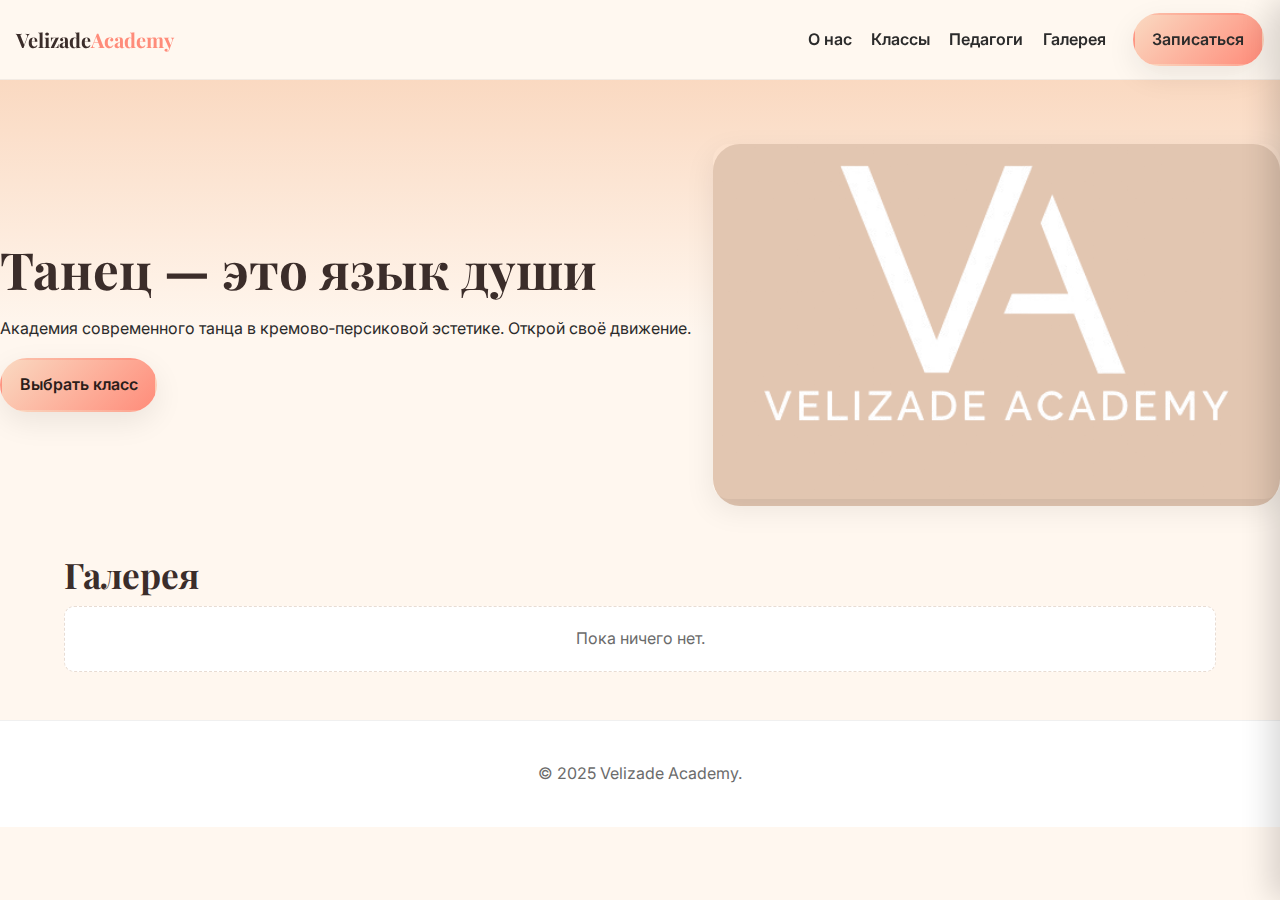
<file: index.html>
<!DOCTYPE html>
<html lang="ru">
  <head>
    <meta charset="UTF-8" />
    <meta name="viewport" content="width=device-width, initial-scale=1" />
    <title>Velizade Academy — Cream & Peach</title>
    <link rel="preconnect" href="https://fonts.googleapis.com" />
    <link rel="preconnect" href="https://fonts.gstatic.com" crossorigin />
    <link
      href="https://fonts.googleapis.com/css2?family=Playfair+Display:wght@400;600;700&family=Inter:wght@400;600&display=swap"
      rel="stylesheet"
    />
    <link rel="stylesheet" href="styles.css" />
  </head>
  <body>
    <header class="site-header">
      <button class="burger" aria-label="Открыть меню" aria-expanded="false">
        ☰
      </button>
      <a class="brand" href="./index.html">Velizade<span>Academy</span></a>
      <!-- <button class="burger" aria-label="Открыть меню" aria-expanded="false" aria-controls="nav">☰</button> -->
      <nav id="nav" class="nav">
        <a href="./about.html">О нас</a>
        <a href="./classes.html">Классы</a>
        <a href="./instructors.html">Педагоги</a>
        <a href="./index.html">Галерея</a>
        <a href="./order.htm" class="btn btn-primary">Записаться</a>
      </nav>
    </header>

    <!-- Overlay for drawer -->
    <div id="drawerOverlay" class="drawer-overlay" hidden></div>

    <!-- Right-side Drawer -->
    <aside
      id="drawer"
      class="drawer"
      role="dialog"
      aria-modal="true"
      aria-labelledby="drawerTitle"
      tabindex="-1"
      hidden
    >
      <div class="drawer__header">
        <h2 id="drawerTitle">Меню</h2>
        <button type="button" class="drawer__close" aria-label="Закрыть меню">
          ✕
        </button>
      </div>
      <nav class="drawer__body">
        <a href="./about.html">О нас</a>
        <a href="./classes.html">Классы</a>
        <a href="./instructors.html">Педагоги</a>
        <a href="./index.html">Галерея</a>
        <a href="./order.htm" class="btn btn-primary">Записаться</a>
      </nav>
    </aside>

    <main id="home">
      <section class="hero">
        <div class="hero__content">
          <h1>Танец — это язык души</h1>
          <p>
            Академия современного танца в кремово‑персиковой эстетике. Открой
            своё движение.
          </p>
          <div class="hero__cta">
            <a href="./classes.html" class="btn btn-primary">Выбрать класс</a>
            <!-- <a href="#contact" class="btn btn-outline">Бесплатный пробный</a> -->
          </div>
        </div>
        <div class="hero__image">
          <img src="assets/img/IMG_1080.PNG" alt="Dance Academy" />
        </div>
        <!-- <svg class="wave" viewBox="0 0 1440 120" preserveAspectRatio="none">
          <path
            d="M0,64L60,53.3C120,43,240,21,360,32C480,43,600,85,720,106.7C840,128,960,128,1080,122.7C1200,117,1320,107,1380,101.3L1440,96L1440,0L1380,0C1320,0,1200,0,1080,0C960,0,840,0,720,0C600,0,480,0,360,0C240,0,120,0,60,0L0,0Z"
          ></path>
        </svg> -->
      </section>

      <section id="gallery" class="gallery container">
        <h2>Галерея</h2>

        <div id="galleryGrid" class="masonry"></div>
        <div id="galleryEmpty" class="empty" style="display: none">
          Пока ничего нет.
        </div>
      </section>
    </main>

    <footer class="site-footer">
      <p>© 2025 Velizade Academy.</p>
    </footer>

    <script src="script.js"></script>
  </body>
</html>
</file>
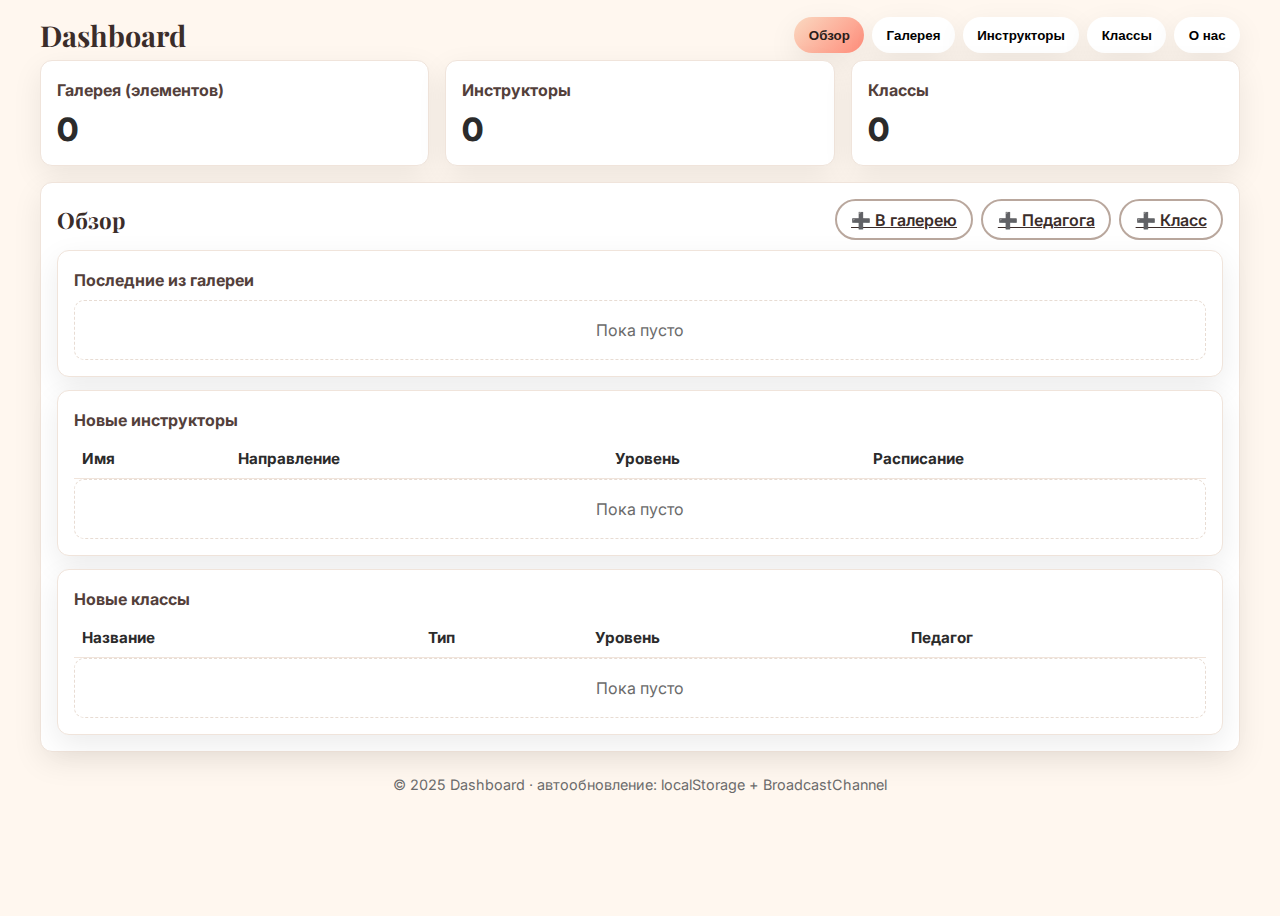
<file: Dashboard/index.html>
<!DOCTYPE html>
<html lang="ru">
  <head>
    <meta charset="utf-8" />
    <meta name="viewport" content="width=device-width,initial-scale=1" />
    <title>Dashboard</title>

    <!-- Fonts -->
    <link rel="preconnect" href="https://fonts.googleapis.com" />
    <link rel="preconnect" href="https://fonts.gstatic.com" crossorigin />
    <link
      href="https://fonts.googleapis.com/css2?family=Playfair+Display:wght@600;700&family=Inter:wght@400;600&display=swap"
      rel="stylesheet"
    />

    <style>
      :root {
        --cream: #fff7ef;
        --peach: #fad9c1;
        --coral: #ff8c7a;
        --brown: #3b2d2a;
        --muted: #6b6b6b;
        --radius: 16px;
        --shadow: 0 10px 30px rgba(0, 0, 0, 0.08);
        --container: 1200px;
        --bg: #fff;
      }
      * {
        box-sizing: border-box;
      }
      html,
      body {
        height: 100%;
      }
      body {
        margin: 0;
        font-family: Inter, system-ui, Arial, sans-serif;
        background: var(--cream);
        color: #2b2b2b;
      }

      .header {
        display: flex;
        align-items: center;
        justify-content: space-between;
        width: min(96%, var(--container));
        margin: 16px auto 6px;
      }
      .header h1 {
        margin: 0;
        font-family: "Playfair Display", serif;
        color: var(--brown);
        font-size: 1.8rem;
      }
      .header .nav {
        display: flex;
        gap: 0.5rem;
        flex-wrap: wrap;
      }
      .tab-btn {
        border: 0;
        padding: 0.65rem 0.9rem;
        border-radius: 999px;
        background: #fff;
        box-shadow: var(--shadow);
        cursor: pointer;
        font-weight: 600;
      }
      .tab-btn.active {
        background: linear-gradient(135deg, var(--peach), var(--coral));
        color: #2b1d1a;
      }

      .wrap {
        width: min(96%, var(--container));
        margin: 0 auto 24px;
        display: grid;
        gap: 1rem;
      }
      .summary {
        display: grid;
        grid-template-columns: repeat(1, 1fr);
        gap: 1rem;
      }
      @media (min-width: 680px) {
        .summary {
          grid-template-columns: repeat(3, 1fr);
        }
      }

      .card {
        background: var(--bg);
        border: 1px solid #f0e4db;
        border-radius: 12px;
        box-shadow: var(--shadow);
        padding: 1rem;
      }
      .card h3 {
        margin: 0.2rem 0 0.6rem;
        font-size: 1rem;
        color: #53403b;
      }
      .kpi {
        display: flex;
        align-items: flex-end;
        gap: 0.35rem;
        font-size: 2rem;
        font-weight: 800;
      }
      .kpi small {
        font-size: 0.9rem;
        color: var(--muted);
        font-weight: 600;
      }
      .row {
        display: grid;
        gap: 0.8rem;
      }

      .section {
        background: var(--bg);
        border: 1px solid #f0e4db;
        border-radius: 12px;
        box-shadow: var(--shadow);
        padding: 1rem;
        display: none;
      }
      .section.active {
        display: block;
      }
      .section .head {
        display: flex;
        align-items: center;
        justify-content: space-between;
        gap: 0.6rem;
        margin-bottom: 0.6rem;
      }
      .section h2 {
        margin: 0;
        font-family: "Playfair Display", serif;
        color: var(--brown);
        font-size: 1.4rem;
      }
      .actions {
        display: flex;
        gap: 0.5rem;
        flex-wrap: wrap;
      }
      .btn {
        display: inline-flex;
        align-items: center;
        gap: 0.4rem;
        padding: 0.55rem 0.9rem;
        border-radius: 999px;
        cursor: pointer;
        border: 2px solid transparent;
        font-weight: 600;
        background: #fff;
      }
      .btn--primary {
        background: linear-gradient(135deg, var(--peach), var(--coral));
        color: #2b1d1a;
      }
      .btn--outline {
        border-color: #b9a79d;
        color: #3b2d2a;
      }
      .btn--danger {
        background: #b21e1e;
        color: #fff;
      }

      .grid {
        display: grid;
        grid-template-columns: 1fr;
        gap: 1rem;
      }
      @media (min-width: 680px) {
        .grid {
          grid-template-columns: repeat(2, 1fr);
        }
      }
      @media (min-width: 1024px) {
        .grid {
          grid-template-columns: repeat(3, 1fr);
        }
      }

      .card-item {
        background: #fff;
        border-radius: 12px;
        border: 1px solid #f0e4db;
        box-shadow: var(--shadow);
        overflow: hidden;
        display: flex;
        flex-direction: column;
      }
      .thumb {
        position: relative;
        width: 100%;
        padding-top: 60%;
        background: #f7f1ec;
        overflow: hidden;
      }
      .thumb > img,
      .thumb > video,
      .thumb > iframe {
        position: absolute;
        inset: 0;
        width: 100%;
        height: 100%;
        object-fit: cover;
        border: 0;
      }
      .item-body {
        padding: 0.85rem 1rem;
        display: grid;
        gap: 0.4rem;
      }
      .title {
        font-weight: 700;
      }
      .meta {
        display: flex;
        gap: 0.6rem;
        flex-wrap: wrap;
        color: var(--muted);
        font-size: 0.93rem;
      }
      .empty {
        padding: 1.2rem;
        text-align: center;
        color: var(--muted);
        border: 1px dashed #e8dcd3;
        border-radius: 10px;
        background: #fff;
      }

      .table {
        width: 100%;
        border-collapse: collapse;
        font-size: 0.95rem;
      }
      .table th,
      .table td {
        padding: 0.6rem 0.5rem;
        border-bottom: 1px solid #f0e4db;
        text-align: left;
      }
      .badge {
        display: inline-block;
        font-size: 0.78rem;
        padding: 0.2rem 0.55rem;
        border-radius: 999px;
        border: 1px solid #efdfd6;
        background: #fff6ef;
        color: #6b4a43;
      }
      .badge--lvl {
        background: #eef8ff;
        border-color: #d7ebff;
        color: #2d5a85;
      }
      .mini {
        font-size: 0.88rem;
        color: var(--muted);
      }
      .link {
        color: #2b2b2b;
        text-decoration: none;
        font-weight: 600;
      }
      .footer {
        width: min(96%, var(--container));
        margin: 18px auto 30px;
        color: var(--muted);
        text-align: center;
        font-size: 0.9rem;
      }
    </style>
  </head>
  <body>
    <header class="header">
      <h1>Dashboard</h1>
      <nav class="nav" aria-label="Разделы">
        <button class="tab-btn active" data-tab="overview">Обзор</button>
        <button class="tab-btn" data-tab="gallery">Галерея</button>
        <button class="tab-btn" data-tab="instructors">Инструкторы</button>
        <button class="tab-btn" data-tab="classes">Классы</button>
        <button class="tab-btn" data-tab="about">О нас</button>
      </nav>
    </header>

    <main class="wrap">
      <!-- KPIs -->
      <section class="summary" aria-label="Показатели">
        <div class="card">
          <h3>Галерея (элементов)</h3>
          <div class="kpi">
            <span id="kpiGallery">0</span><small id="kpiGalleryHint"></small>
          </div>
        </div>
        <div class="card">
          <h3>Инструкторы</h3>
          <div class="kpi">
            <span id="kpiInstructors">0</span
            ><small id="kpiInstructorsHint"></small>
          </div>
        </div>
        <div class="card">
          <h3>Классы</h3>
          <div class="kpi">
            <span id="kpiClasses">0</span><small id="kpiClassesHint"></small>
          </div>
        </div>
      </section>

      <!-- Overview -->
      <section id="tab-overview" class="section active">
        <div class="head">
          <h2>Обзор</h2>
          <div class="actions">
            <a class="btn btn--outline" href="./add-gallery.html"
              >➕ В галерею</a
            >
            <a class="btn btn--outline" href="./add-instructors.html"
              >➕ Педагога</a
            >
            <a class="btn btn--outline" href="./add-classes.html">➕ Класс</a>
          </div>
        </div>

        <div class="row">
          <div class="card">
            <h3>Последние из галереи</h3>
            <div id="ovGallery" class="grid"></div>
            <div id="ovGalleryEmpty" class="empty" style="display: none">
              Пока пусто
            </div>
          </div>

          <div class="card">
            <h3>Новые инструкторы</h3>
            <table class="table" id="ovInstructors">
              <thead>
                <tr>
                  <th>Имя</th>
                  <th>Направление</th>
                  <th>Уровень</th>
                  <th>Расписание</th>
                </tr>
              </thead>
              <tbody></tbody>
            </table>
            <div id="ovInstructorsEmpty" class="empty" style="display: none">
              Пока пусто
            </div>
          </div>

          <div class="card">
            <h3>Новые классы</h3>
            <table class="table" id="ovClasses">
              <thead>
                <tr>
                  <th>Название</th>
                  <th>Тип</th>
                  <th>Уровень</th>
                  <th>Педагог</th>
                </tr>
              </thead>
              <tbody></tbody>
            </table>
            <div id="ovClassesEmpty" class="empty" style="display: none">
              Пока пусто
            </div>
          </div>
        </div>
      </section>

      <!-- Gallery -->
      <section id="tab-gallery" class="section">
        <div class="head">
          <h2>Галерея</h2>
          <div class="actions">
            <a class="btn btn--primary" href="./add-gallery.html">Добавить</a>
            <button id="galClear" class="btn btn--danger">Удалить всё</button>
          </div>
        </div>
        <div id="galGrid" class="grid"></div>
        <div id="galEmpty" class="empty" style="display: none">
          Пока ничего нет.
        </div>
      </section>

      <!-- Instructors -->
      <section id="tab-instructors" class="section">
        <div class="head">
          <h2>Инструкторы</h2>
          <div class="actions">
            <a class="btn btn--primary" href="./add-instructors.html"
              >Добавить</a
            >
            <button id="insClear" class="btn btn--danger">Удалить всех</button>
          </div>
        </div>
        <table class="table" id="insTable">
          <thead>
            <tr>
              <th>Имя</th>
              <th>Направление</th>
              <th>Уровень</th>
              <th>Расписание</th>
              <th></th>
            </tr>
          </thead>
          <tbody></tbody>
        </table>
        <div id="insEmpty" class="empty" style="display: none">Пока пусто.</div>
      </section>

      <!-- Classes -->
      <section id="tab-classes" class="section">
        <div class="head">
          <h2>Классы</h2>
          <div class="actions">
            <a class="btn btn--primary" href="./add-classes.html">Добавить</a>
            <button id="clsClear" class="btn btn--danger">Удалить все</button>
          </div>
        </div>
        <table class="table" id="clsTable">
          <thead>
            <tr>
              <th>Название</th>
              <th>Тип</th>
              <th>Уровень</th>
              <th>Педагог</th>
              <th></th>
            </tr>
          </thead>
          <tbody></tbody>
        </table>
        <div id="clsEmpty" class="empty" style="display: none">Пока пусто.</div>
      </section>

      <!-- About -->
      <section id="tab-about" class="section">
        <div class="head">
          <h2>О нас</h2>
          <div class="actions">
            <a class="btn btn--primary" href="./about-dashboard.html"
              >Изменить информацию "О нас"</a
            >
          </div>
        </div>
      </section>
    </main>

    <footer class="footer">
      © 2025 Dashboard · автообновление: localStorage + BroadcastChannel
    </footer>

    <script>
      (function () {
        const LS = {
          gallery: "academyGallery",
          instructors: "academyInstructors",
          classes: "academyClasses",
        };

        // BroadcastChannels (если доступны)
        const bc = {
          gallery:
            "BroadcastChannel" in window
              ? new BroadcastChannel("gallery")
              : null,
          instructors:
            "BroadcastChannel" in window
              ? new BroadcastChannel("instructors")
              : null,
          classes:
            "BroadcastChannel" in window
              ? new BroadcastChannel("classes")
              : null,
        };

        // maps для красивых подписей
        const LEVEL_MAP = {
          beginner: "Начинающий",
          intermediate: "Средний",
          advanced: "Продвинутый",
        };
        const DISC_MAP = {
          ballet: "Балет",
          folk: "Народные",
          rnb: "R&B / Хип-хоп",
          modeling: "Моделинг",
          vocal: "Вокал",
          gym: "Гимнастика",
          contemporary: "Contemporary",
          jazzfunk: "Jazz Funk",
          latin: "Latino",
          tap: "Tap / Степ",
        };

        // helpers
        const $ = (sel) => document.querySelector(sel);
        const $$ = (sel) => Array.from(document.querySelectorAll(sel));
        const esc = (s) =>
          String(s || "").replace(
            /[&<>\"']/g,
            (m) =>
              ({
                "&": "&amp;",
                "<": "&lt;",
                ">": "&gt;",
                '"': "&quot;",
                "'": "&#39;",
              }[m])
          );

        function load(key) {
          try {
            return JSON.parse(localStorage.getItem(key)) || [];
          } catch {
            return [];
          }
        }
        function save(key, val) {
          localStorage.setItem(key, JSON.stringify(val));
          // пингуем канал
          const channel =
            key === LS.gallery
              ? bc.gallery
              : key === LS.instructors
              ? bc.instructors
              : bc.classes;
          if (channel) channel.postMessage({ type: "updated" });
        }

        // KPI
        function renderKPIs() {
          const gal = load(LS.gallery);
          const ins = load(LS.instructors);
          const cls = load(LS.classes);

          $("#kpiGallery").textContent = gal.length;
          $("#kpiInstructors").textContent = ins.length;
          $("#kpiClasses").textContent = cls.length;

          // hint: последние обновления
          const lastGal = gal.at(-1)?.title || gal.at(-1)?.kind;
          const lastIns = ins.at(-1)?.name;
          const lastCls = cls.at(-1)?.title || cls.at(-1)?.name;

          $("#kpiGalleryHint").textContent = lastGal
            ? ` • последн.: ${lastGal}`
            : "";
          $("#kpiInstructorsHint").textContent = lastIns
            ? ` • последн.: ${lastIns}`
            : "";
          $("#kpiClassesHint").textContent = lastCls
            ? ` • последн.: ${lastCls}`
            : "";
        }

        // Overview blocks
        function renderOverviewGallery() {
          const list = load(LS.gallery);
          const box = $("#ovGallery");
          const empty = $("#ovGalleryEmpty");
          box.innerHTML = "";
          const latest = list.slice(-6).reverse();
          if (!latest.length) {
            empty.style.display = "block";
            return;
          }
          empty.style.display = "none";
          latest.forEach((item) => {
            const card = document.createElement("div");
            card.className = "card-item";
            const thumb = document.createElement("div");
            thumb.className = "thumb";

            if (item.kind === "video") {
              const embed =
                (item.src || "").includes("youtube.com/embed") ||
                (item.src || "").includes("player.vimeo.com");
              if (embed) {
                const ifr = document.createElement("iframe");
                ifr.src = item.src;
                ifr.allowFullscreen = true;
                ifr.loading = "lazy";
                thumb.appendChild(ifr);
              } else {
                const v = document.createElement("video");
                if (item.poster) v.poster = item.poster;
                v.src = item.src;
                v.controls = true;
                thumb.appendChild(v);
              }
            } else {
              const img = document.createElement("img");
              img.src = item.src;
              img.alt = item.title || "Фото";
              thumb.appendChild(img);
            }

            const body = document.createElement("div");
            body.className = "item-body";
            body.innerHTML = `
        <div class="title">${esc(item.title || "(без названия)")}</div>
        <div class="meta"><span>${
          item.kind === "video" ? "Видео" : "Фото"
        }</span></div>
      `;
            card.appendChild(thumb);
            card.appendChild(body);
            box.appendChild(card);
          });
        }

        function renderOverviewInstructors() {
          const list = load(LS.instructors).slice(-6).reverse();
          const tbody = $("#ovInstructors tbody");
          const empty = $("#ovInstructorsEmpty");
          tbody.innerHTML = "";
          if (!list.length) {
            empty.style.display = "block";
            return;
          }
          empty.style.display = "none";
          list.forEach((x) => {
            const tr = document.createElement("tr");
            tr.innerHTML = `
        <td>${esc(x.name || "")}</td>
        <td>${esc(DISC_MAP[x.discipline] || x.discipline || "")}</td>
        <td><span class="badge badge--lvl">${esc(
          LEVEL_MAP[x.level] || x.level || ""
        )}</span></td>
        <td class="mini">${esc(x.schedule || "")}</td>`;
            tbody.appendChild(tr);
          });
        }

        function renderOverviewClasses() {
          const list = load(LS.classes).slice(-6).reverse();
          const tbody = $("#ovClasses tbody");
          const empty = $("#ovClassesEmpty");
          tbody.innerHTML = "";
          if (!list.length) {
            empty.style.display = "block";
            return;
          }
          empty.style.display = "none";
          list.forEach((x) => {
            const tr = document.createElement("tr");
            tr.innerHTML = `
        <td>${esc(x.title || x.name || "")}</td>
        <td>${esc(x.type || x.kind || "")}</td>
        <td><span class="badge badge--lvl">${esc(
          LEVEL_MAP[x.level] || x.level || ""
        )}</span></td>
        <td class="mini">${esc(x.instructor || x.teacher || "")}</td>`;
            tbody.appendChild(tr);
          });
        }

        // Full gallery tab
        function makeGalCard(item, idx) {
          const el = document.createElement("div");
          el.className = "card-item";
          const thumb = document.createElement("div");
          thumb.className = "thumb";
          if (item.kind === "image") {
            const img = document.createElement("img");
            img.src = item.src;
            img.alt = item.title || "Фото";
            thumb.appendChild(img);
          } else {
            const isEmbed =
              (item.src || "").includes("youtube.com/embed") ||
              (item.src || "").includes("player.vimeo.com");
            if (isEmbed) {
              const ifr = document.createElement("iframe");
              ifr.src = item.src;
              ifr.allowFullscreen = true;
              ifr.loading = "lazy";
              thumb.appendChild(ifr);
            } else {
              const v = document.createElement("video");
              if (item.poster) v.poster = item.poster;
              v.src = item.src;
              v.controls = true;
              thumb.appendChild(v);
            }
          }
          const body = document.createElement("div");
          body.className = "item-body";
          body.innerHTML = `<div class="title">${esc(
            item.title || "(без названия)"
          )}</div>
                    <div class="meta">${
                      item.kind === "video" ? "Видео" : "Фото"
                    }${item.tags ? ` • теги: ${esc(item.tags)}` : ""}</div>
                    <div class="actions"><button class="btn btn--danger" data-del-gal="${idx}">Удалить</button></div>`;
          el.appendChild(thumb);
          el.appendChild(body);
          return el;
        }
        function renderGalleryTab() {
          const list = load(LS.gallery);
          const grid = $("#galGrid");
          const empty = $("#galEmpty");
          grid.innerHTML = "";
          if (!list.length) {
            empty.style.display = "block";
            return;
          }
          empty.style.display = "none";
          list.forEach((it, i) => grid.appendChild(makeGalCard(it, i)));
        }

        // Instructors tab
        function renderInstructorsTab() {
          const list = load(LS.instructors);
          const tbody = $("#insTable tbody");
          const empty = $("#insEmpty");
          tbody.innerHTML = "";
          if (!list.length) {
            empty.style.display = "block";
            return;
          }
          empty.style.display = "none";
          list.forEach((x, i) => {
            const tr = document.createElement("tr");
            tr.innerHTML = `
        <td>${esc(x.name || "")}</td>
        <td>${esc(DISC_MAP[x.discipline] || x.discipline || "")}</td>
        <td><span class="badge badge--lvl">${esc(
          LEVEL_MAP[x.level] || x.level || ""
        )}</span></td>
        <td class="mini">${esc(x.schedule || "")}</td>
        <td><button class="btn btn--danger" data-del-ins="${i}">Удалить</button></td>`;
            tbody.appendChild(tr);
          });
        }

        // Classes tab
        function renderClassesTab() {
          const list = load(LS.classes);
          const tbody = $("#clsTable tbody");
          const empty = $("#clsEmpty");
          tbody.innerHTML = "";
          if (!list.length) {
            empty.style.display = "block";
            return;
          }
          empty.style.display = "none";
          list.forEach((x, i) => {
            const tr = document.createElement("tr");
            tr.innerHTML = `
        <td>${esc(x.title || x.name || "")}</td>
        <td>${esc(x.type || x.kind || "")}</td>
        <td><span class="badge badge--lvl">${esc(
          LEVEL_MAP[x.level] || x.level || ""
        )}</span></td>
        <td class="mini">${esc(x.instructor || x.teacher || "")}</td>
        <td><button class="btn btn--danger" data-del-cls="${i}">Удалить</button></td>`;
            tbody.appendChild(tr);
          });
        }

        // Delete handlers
        document.addEventListener("click", (e) => {
          const g = e.target.closest("[data-del-gal]");
          const i = e.target.closest("[data-del-ins]");
          const c = e.target.closest("[data-del-cls]");
          if (g) {
            const idx = +g.dataset.delGal;
            const list = load(LS.gallery);
            if (confirm("Удалить элемент галереи?")) {
              list.splice(idx, 1);
              save(LS.gallery, list);
              rerenderAll();
            }
          }
          if (i) {
            const idx = +i.dataset.delIns;
            const list = load(LS.instructors);
            if (confirm("Удалить инструктора?")) {
              list.splice(idx, 1);
              save(LS.instructors, list);
              rerenderAll();
            }
          }
          if (c) {
            const idx = +c.dataset.delCls;
            const list = load(LS.classes);
            if (confirm("Удалить класс?")) {
              list.splice(idx, 1);
              save(LS.classes, list);
              rerenderAll();
            }
          }
        });

        // Clear all buttons
        $("#galClear").addEventListener("click", () => {
          const list = load(LS.gallery);
          if (!list.length) return;
          if (confirm("Удалить всю галерею?")) {
            save(LS.gallery, []);
            rerenderAll();
          }
        });
        $("#insClear").addEventListener("click", () => {
          const list = load(LS.instructors);
          if (!list.length) return;
          if (confirm("Удалить всех инструкторов?")) {
            save(LS.instructors, []);
            rerenderAll();
          }
        });
        $("#clsClear").addEventListener("click", () => {
          const list = load(LS.classes);
          if (!list.length) return;
          if (confirm("Удалить все классы?")) {
            save(LS.classes, []);
            rerenderAll();
          }
        });

        // Tabs
        $$(".tab-btn").forEach((btn) => {
          btn.addEventListener("click", () => {
            $$(".tab-btn").forEach((b) => b.classList.remove("active"));
            btn.classList.add("active");
            const tab = btn.dataset.tab;
            $$(".section").forEach((s) => s.classList.remove("active"));
            $("#tab-" + tab).classList.add("active");
          });
        });

        function rerenderAll() {
          renderKPIs();
          renderOverviewGallery();
          renderOverviewInstructors();
          renderOverviewClasses();
          renderGalleryTab();
          renderInstructorsTab();
          renderClassesTab();
        }

        // Initial
        rerenderAll();

        // Listen storage and BC
        window.addEventListener("storage", (e) => {
          if ([LS.gallery, LS.instructors, LS.classes].includes(e.key))
            rerenderAll();
        });
        Object.values(bc).forEach(
          (ch) =>
            ch &&
            ch.addEventListener("message", (ev) => {
              if (ev.data?.type === "updated") rerenderAll();
            })
        );
      })();
    </script>
  </body>
</html>
</file>
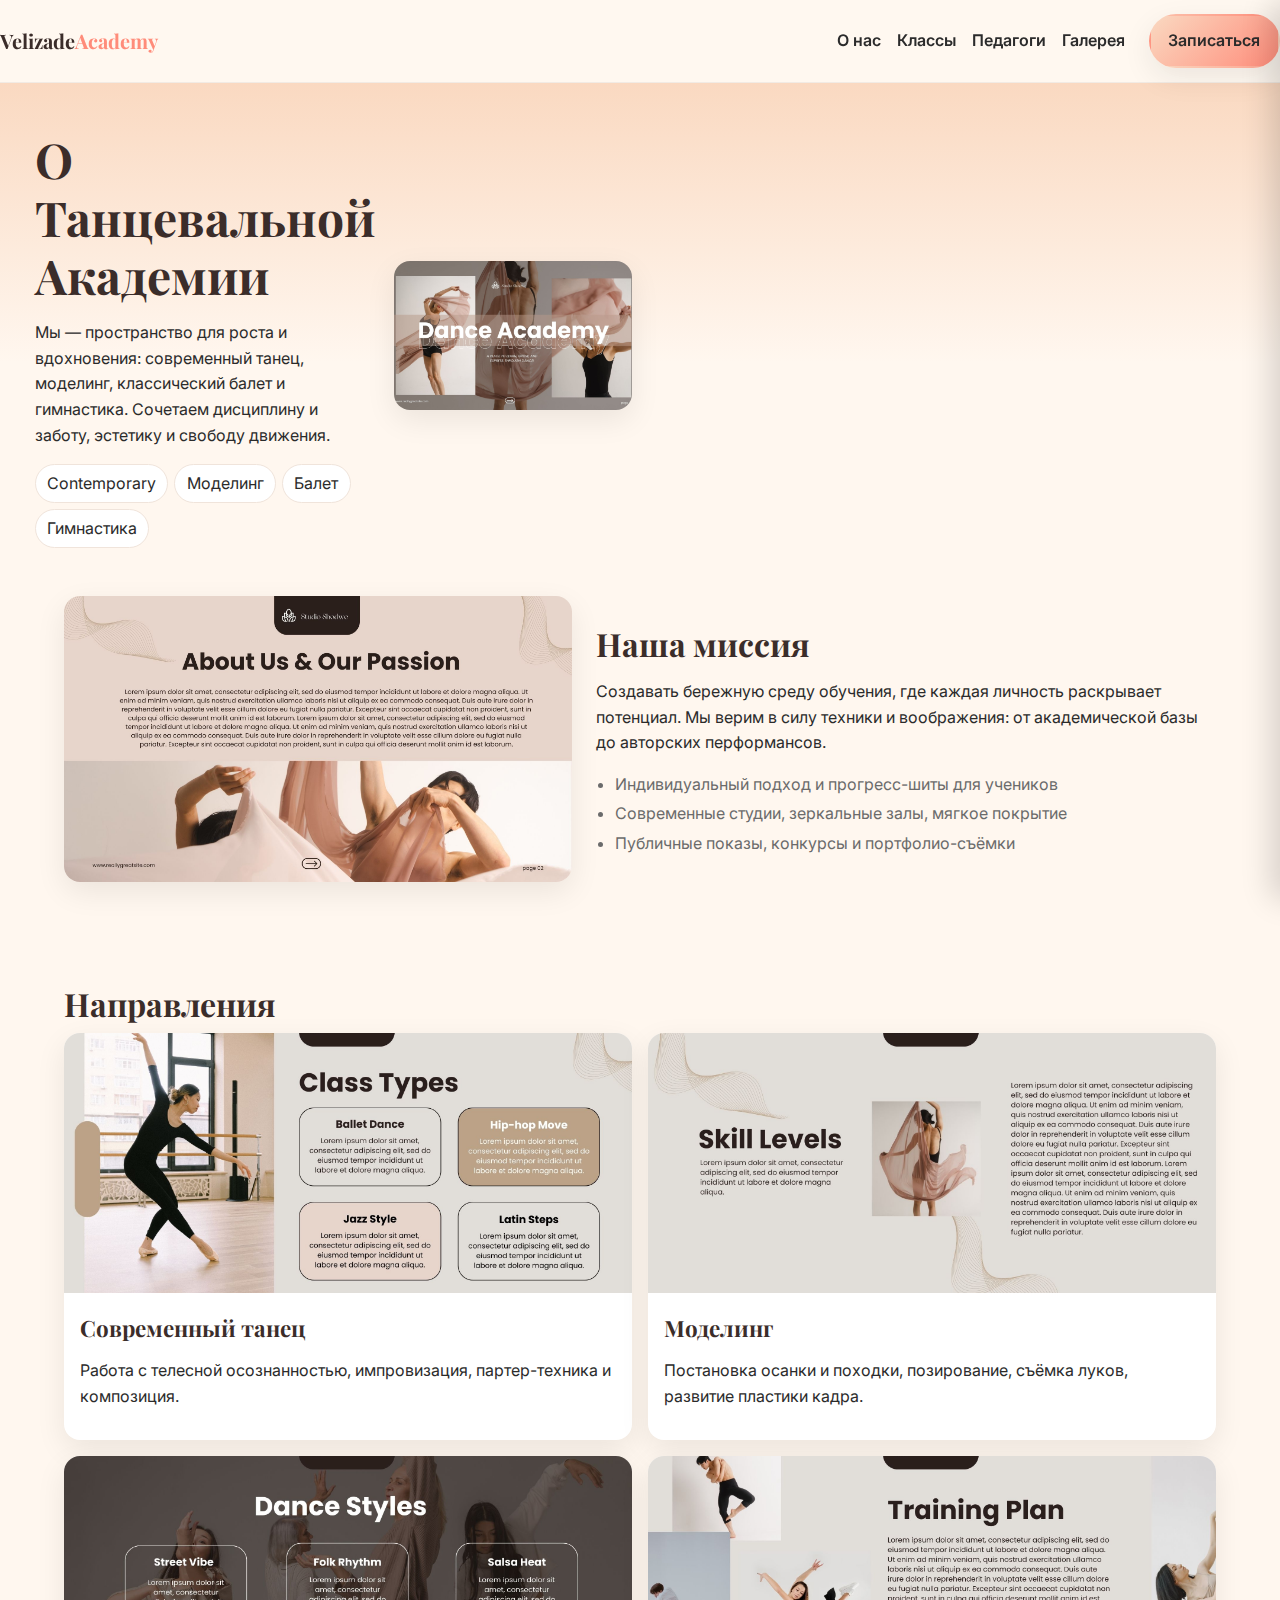
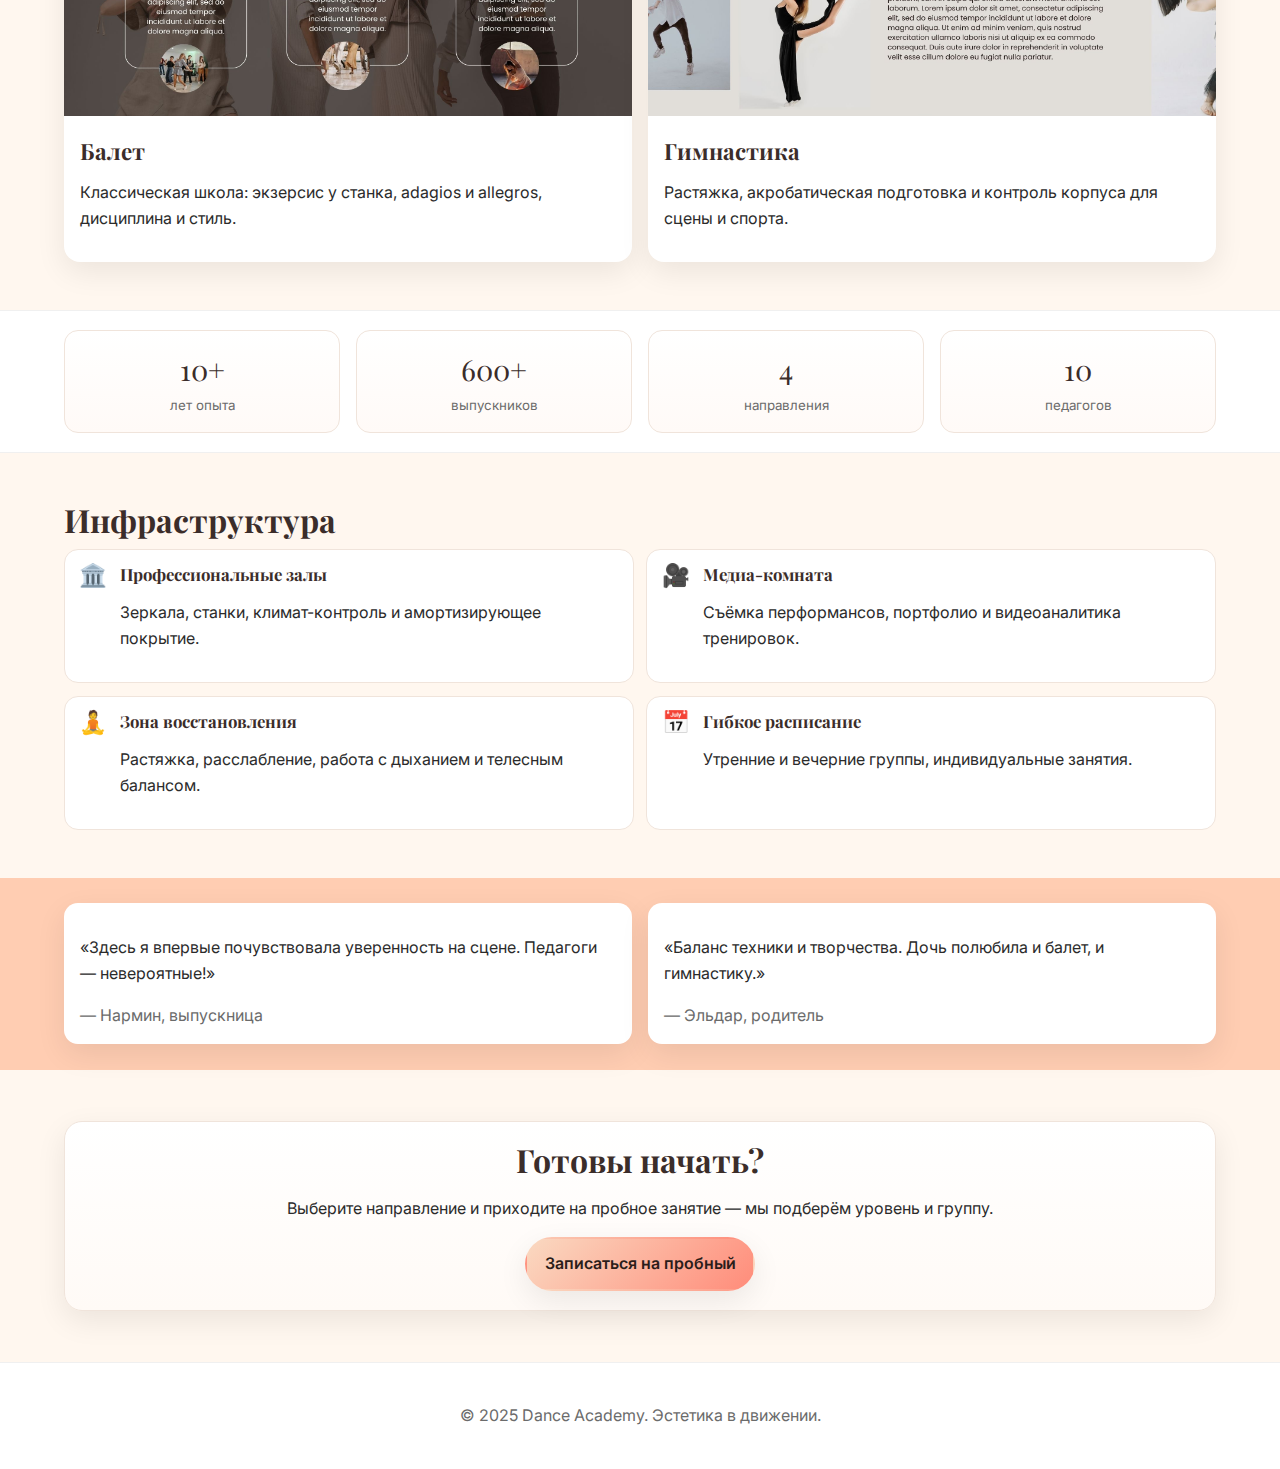
<file: about.html>
<!DOCTYPE html>
<html lang="en">
  <head>
    <meta charset="UTF-8" />
    <meta name="viewport" content="width=device-width, initial-scale=1.0" />
    <title>About</title>
    <link rel="preconnect" href="https://fonts.googleapis.com" />
    <link rel="preconnect" href="https://fonts.gstatic.com" crossorigin />
    <link
      href="https://fonts.googleapis.com/css2?family=Playfair+Display:wght@400;600;700&family=Inter:wght@400;600&display=swap"
      rel="stylesheet"
    />
    <link rel="stylesheet" href="styles.css" />
    <link rel="stylesheet" href="./assets/css/about.css" />
  </head>
  <body>
    <header class="site-header">
      <button class="burger" aria-label="Открыть меню" aria-expanded="false">
        ☰
      </button>
      <a class="brand" href="./index.html">Velizade<span>Academy</span></a>
      <!-- <button class="burger" aria-label="Открыть меню" aria-expanded="false" aria-controls="nav">☰</button> -->
      <nav id="nav" class="nav">
        <a href="./about.html">О нас</a>
        <a href="./classes.html">Классы</a>
        <a href="./instructors.html">Педагоги</a>
        <a href="./index.html">Галерея</a>
        <a href="./order.htm" class="btn btn-primary">Записаться</a>
      </nav>
    </header>

    <!-- Overlay for drawer -->
    <div id="drawerOverlay" class="drawer-overlay" hidden></div>

    <!-- Right-side Drawer -->
    <aside
      id="drawer"
      class="drawer"
      role="dialog"
      aria-modal="true"
      aria-labelledby="drawerTitle"
      tabindex="-1"
      hidden
    >
      <div class="drawer__header">
        <h2 id="drawerTitle">Меню</h2>
        <button type="button" class="drawer__close" aria-label="Закрыть меню">
          ✕
        </button>
      </div>
      <nav class="drawer__body">
        <a href="./about.html">О нас</a>
        <a href="./classes.html">Классы</a>
        <a href="./instructors.html">Педагоги</a>
        <a href="./index.html">Галерея</a>
        <a href="./order.htm" class="btn btn-primary">Записаться</a>
      </nav>
    </aside>

    <main>
      <!-- Hero -->
      <section class="hero">
        <div class="container hero__grid">
          <div class="hero__text">
            <h1>О Танцевальной Академии</h1>
            <p>
              Мы — пространство для роста и вдохновения: современный танец,
              моделинг, классический балет и гимнастика. Сочетаем дисциплину и
              заботу, эстетику и свободу движения.
            </p>
            <div class="hero__tags">
              <span>Contemporary</span>
              <span>Моделинг</span>
              <span>Балет</span>
              <span>Гимнастика</span>
            </div>
          </div>
          <div class="hero__media">
            <img src="assets/img/1.jpg" alt="Dance Academy" />
          </div>
        </div>
        <!-- <svg class="wave" viewBox="0 0 1440 120" preserveAspectRatio="none">
          <path
            d="M0,64L60,53.3C120,43,240,21,360,32C480,43,600,85,720,106.7C840,128,960,128,1080,122.7C1200,117,1320,107,1380,101.3L1440,96L1440,0L0,0Z"
          ></path>
        </svg> -->
      </section>

      <!-- Mission -->
      <section class="mission container">
        <div class="mission__img">
          <img src="assets/img/2.jpg" alt="Наша миссия" />
        </div>
        <div class="mission__text">
          <h2>Наша миссия</h2>
          <p>
            Создавать бережную среду обучения, где каждая личность раскрывает
            потенциал. Мы верим в силу техники и воображения: от академической
            базы до авторских перформансов.
          </p>
          <ul class="bullets">
            <li>Индивидуальный подход и прогресс-шиты для учеников</li>
            <li>Современные студии, зеркальные залы, мягкое покрытие</li>
            <li>Публичные показы, конкурсы и портфолио-съёмки</li>
          </ul>
        </div>
      </section>

      <!-- Disciplines -->
      <section class="disciplines container">
        <h2>Направления</h2>
        <div class="grid">
          <article class="card">
            <img src="assets/img/3.jpg" alt="Современный танец" />
            <div class="card__body">
              <h3>Современный танец</h3>
              <p>
                Работа с телесной осознанностью, импровизация, партер-техника и
                композиция.
              </p>
            </div>
          </article>
          <article class="card">
            <img src="assets/img/4.jpg" alt="Моделинг" />
            <div class="card__body">
              <h3>Моделинг</h3>
              <p>
                Постановка осанки и походки, позирование, съёмка луков, развитие
                пластики кадра.
              </p>
            </div>
          </article>
          <article class="card">
            <img src="assets/img/5.jpg" alt="Балет" />
            <div class="card__body">
              <h3>Балет</h3>
              <p>
                Классическая школа: экзерсис у станка, adagios и allegros,
                дисциплина и стиль.
              </p>
            </div>
          </article>
          <article class="card">
            <img src="assets/img/6.jpg" alt="Гимнастика" />
            <div class="card__body">
              <h3>Гимнастика</h3>
              <p>
                Растяжка, акробатическая подготовка и контроль корпуса для сцены
                и спорта.
              </p>
            </div>
          </article>
        </div>
      </section>

      <!-- Stats -->
      <section class="stats">
        <div class="container stats__grid">
          <div class="stat"><span>10+</span><small>лет опыта</small></div>
          <div class="stat"><span>600+</span><small>выпускников</small></div>
          <div class="stat"><span>4</span><small>направления</small></div>
          <div class="stat"><span>10</span><small>педагогов</small></div>
        </div>
      </section>

      <!-- Facilities -->
      <section class="facilities container">
        <h2>Инфраструктура</h2>
        <div class="facilities__list">
          <div class="facility">
            <div class="icon">🏛️</div>
            <div>
              <h4>Профессиональные залы</h4>
              <p>Зеркала, станки, климат-контроль и амортизирующее покрытие.</p>
            </div>
          </div>
          <div class="facility">
            <div class="icon">🎥</div>
            <div>
              <h4>Медиа-комната</h4>
              <p>Съёмка перформансов, портфолио и видеоаналитика тренировок.</p>
            </div>
          </div>
          <div class="facility">
            <div class="icon">🧘</div>
            <div>
              <h4>Зона восстановления</h4>
              <p>
                Растяжка, расслабление, работа с дыханием и телесным балансом.
              </p>
            </div>
          </div>
          <div class="facility">
            <div class="icon">📅</div>
            <div>
              <h4>Гибкое расписание</h4>
              <p>Утренние и вечерние группы, индивидуальные занятия.</p>
            </div>
          </div>
        </div>
      </section>

      <!-- Testimonials -->
      <section class="testimonials">
        <div class="container testimonials__grid">
          <article class="quote">
            <p>
              «Здесь я впервые почувствовала уверенность на сцене. Педагоги —
              невероятные!»
            </p>
            <span>— Нармин, выпускница</span>
          </article>
          <article class="quote">
            <p>
              «Баланс техники и творчества. Дочь полюбила и балет, и
              гимнастику.»
            </p>
            <span>— Эльдар, родитель</span>
          </article>
        </div>
      </section>

      <!-- CTA -->
      <section class="cta container">
        <div class="cta__box">
          <h2>Готовы начать?</h2>
          <p>
            Выберите направление и приходите на пробное занятие — мы подберём
            уровень и группу.
          </p>
          <a href="./order.htm" class="btn btn-primary"
            >Записаться на пробный</a
          >
        </div>
      </section>
    </main>

    <footer class="site-footer">
      <p>© 2025 Dance Academy. Эстетика в движении.</p>
    </footer>
    <script src="script.js"></script>
    <script>
      (function () {
        const KEY = "about_page_v2";

        // helpers
        const $ = (sel, r = document) => r.querySelector(sel);
        const $$ = (sel, r = document) => Array.from(r.querySelectorAll(sel));

        // read content
        let c = {};
        try {
          c = JSON.parse(localStorage.getItem(KEY)) || {};
        } catch (_) {
          c = {};
        }

        // -------- HERO --------
        if (c.hero) {
          const h1 = $(".hero__text h1");
          if (h1 && c.hero.title) h1.textContent = c.hero.title;

          const p = $(".hero__text p");
          if (p && c.hero.text) p.textContent = c.hero.text;

          const tags = $(".hero__tags");
          if (tags && Array.isArray(c.hero.tags)) {
            tags.innerHTML = c.hero.tags
              .map((t) => `<span>${t}</span>`)
              .join("");
          }

          const img = $(".hero__media img");
          if (img && c.hero.img) img.src = c.hero.img;
        }

        // -------- MISSION --------
        if (c.mission) {
          // заголовок миссии
          const titleEl = $(".mission.container .mission__text h2");
          if (titleEl && c.mission.title) titleEl.textContent = c.mission.title;

          const textEl = $(".mission__text p");
          if (textEl && c.mission.text) textEl.textContent = c.mission.text;

          const list = $(".mission__text .bullets");
          if (list && Array.isArray(c.mission.bullets)) {
            list.innerHTML = c.mission.bullets
              .map((x) => `<li>${x}</li>`)
              .join("");
          }

          const img = $(".mission__img img");
          if (img && c.mission.img) img.src = c.mission.img;
        }

        // -------- DISCIPLINES --------
        if (Array.isArray(c.disciplines)) {
          const grid = $(".disciplines.container .grid");
          if (grid) {
            grid.innerHTML = c.disciplines
              .map(
                (d) => `
        <article class="card">
          ${
            d.img
              ? `<img src="${d.img}" alt="${(d.title || "").replace(
                  /"/g,
                  "&quot;"
                )}">`
              : ""
          }
          <div class="card__body">
            <h3>${d.title || ""}</h3>
            <p>${d.desc || ""}</p>
          </div>
        </article>
      `
              )
              .join("");
          }
        }

        // -------- STATS --------
        if (Array.isArray(c.stats)) {
          const wrap = $(".stats .stats__grid");
          if (wrap) {
            wrap.innerHTML = c.stats
              .map(
                (s) => `
        <div class="stat"><span>${s.value || ""}</span><small>${
                  s.label || ""
                }</small></div>
      `
              )
              .join("");
          }
        }

        // -------- FACILITIES --------
        if (Array.isArray(c.facilities)) {
          const list = $(".facilities.container .facilities__list");
          if (list) {
            list.innerHTML = c.facilities
              .map(
                (f) => `
        <div class="facility">
          <div class="icon">${f.icon || "✨"}</div>
          <div>
            <h4>${f.title || ""}</h4>
            <p>${f.desc || ""}</p>
          </div>
        </div>
      `
              )
              .join("");
          }
        }

        // -------- TESTIMONIALS --------
        if (Array.isArray(c.testimonials)) {
          const grid = $(".testimonials .testimonials__grid");
          if (grid) {
            grid.innerHTML = c.testimonials
              .map(
                (t) => `
        <article class="quote">
          <p>${t.text || ""}</p>
          <span>${t.author || ""}</span>
        </article>
      `
              )
              .join("");
          }
        }

        // -------- CTA --------
        if (c.cta) {
          const box = $(".cta.container .cta__box");
          if (box) {
            const h2 = $(".cta__box h2");
            if (h2 && c.cta.title) h2.textContent = c.cta.title;

            const p = $(".cta__box p");
            if (p && c.cta.text) p.textContent = c.cta.text;

            const a = $(".cta__box a");
            if (a) {
              if (c.cta.btn) a.textContent = c.cta.btn;
              if (c.cta.href) a.href = c.cta.href;
            }
          }
        }
      })();
    </script>
  </body>
</html>
</file>
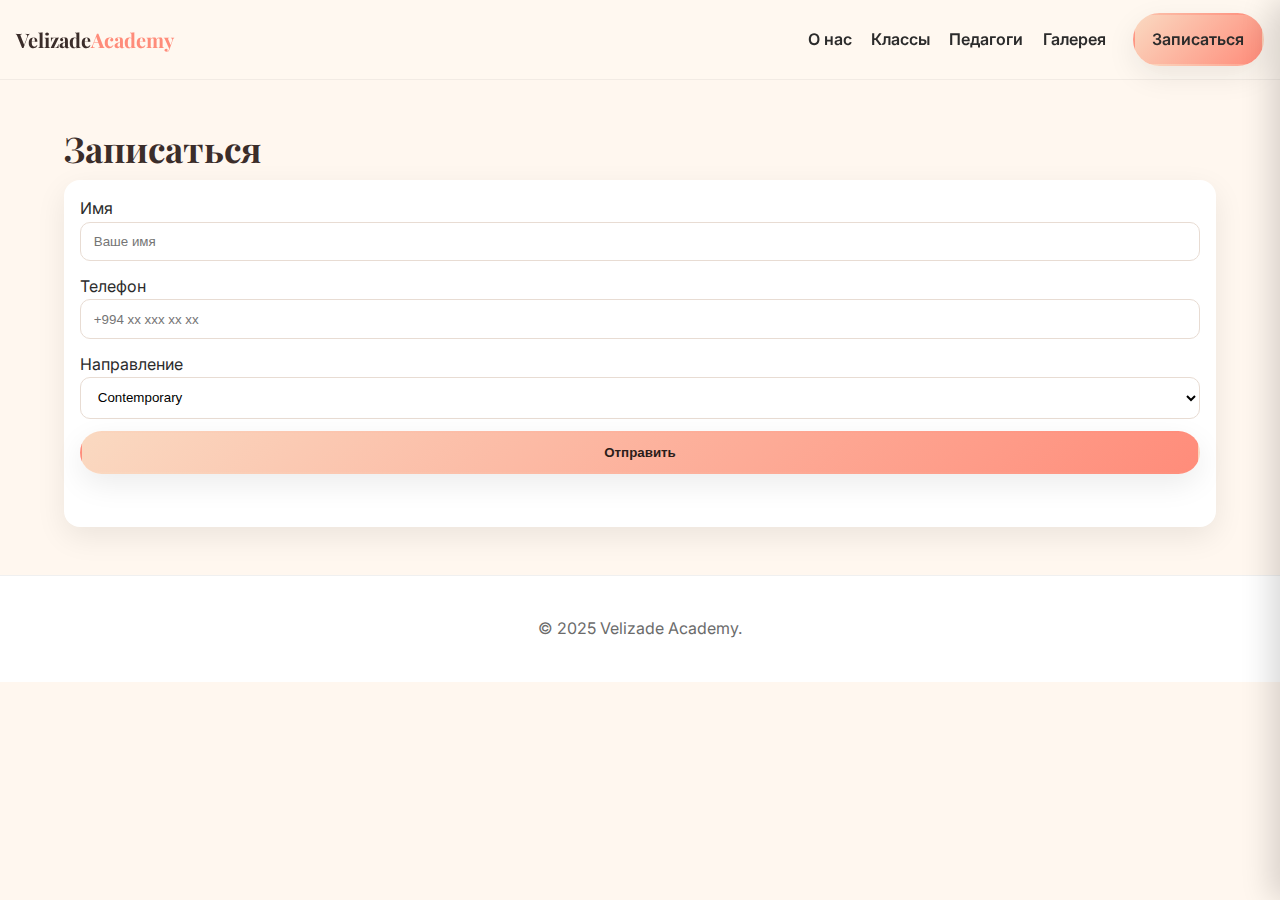
<file: order.htm>
<!DOCTYPE html>
<html lang="en">
  <head>
    <meta charset="UTF-8" />
    <meta name="viewport" content="width=device-width, initial-scale=1.0" />
    <title>Order</title>
    <link rel="preconnect" href="https://fonts.googleapis.com" />
    <link rel="preconnect" href="https://fonts.gstatic.com" crossorigin />
    <link
      href="https://fonts.googleapis.com/css2?family=Playfair+Display:wght@400;600;700&family=Inter:wght@400;600&display=swap"
      rel="stylesheet"
    />
    <link rel="stylesheet" href="styles.css" />
  </head>
  <body>
    <header class="site-header">
      <button class="burger" aria-label="Открыть меню" aria-expanded="false">
        ☰
      </button>
      <a class="brand" href="./index.html">Velizade<span>Academy</span></a>
      <!-- <button class="burger" aria-label="Открыть меню" aria-expanded="false" aria-controls="nav">☰</button> -->
      <nav id="nav" class="nav">
        <a href="./about.html">О нас</a>
        <a href="./classes.html">Классы</a>
        <a href="./instructors.html">Педагоги</a>
        <a href="./index.html">Галерея</a>
        <a href="./order.htm" class="btn btn-primary">Записаться</a>
      </nav>
    </header>

    <!-- Overlay for drawer -->
    <div id="drawerOverlay" class="drawer-overlay" hidden></div>

    <!-- Right-side Drawer -->
    <aside
      id="drawer"
      class="drawer"
      role="dialog"
      aria-modal="true"
      aria-labelledby="drawerTitle"
      tabindex="-1"
      hidden
    >
      <div class="drawer__header">
        <h2 id="drawerTitle">Меню</h2>
        <button type="button" class="drawer__close" aria-label="Закрыть меню">
          ✕
        </button>
      </div>
      <nav class="drawer__body">
        <a href="./about.html">О нас</a>
        <a href="./classes.html">Классы</a>
        <a href="./instructors.html">Педагоги</a>
        <a href="./index.html">Галерея</a>
        <a href="./order.htm" class="btn btn-primary">Записаться</a>
      </nav>
    </aside>
    <main>
      <section id="contact" class="contact container">
        <h2>Записаться</h2>
        <form class="contact__form" novalidate>
          <label
            >Имя
            <input type="text" name="name" placeholder="Ваше имя" required />
          </label>
          <label
            >Телефон
            <input
              type="tel"
              name="phone"
              placeholder="+994 xx xxx xx xx"
              required
            />
          </label>
          <label
            >Направление
            <select name="class">
              <option>Contemporary</option>
              <option>Ballet</option>
              <option>Jazz Funk</option>
            </select>
          </label>
          <button type="submit" class="btn btn-primary">Отправить</button>
          <p class="form-msg" role="status" aria-live="polite"></p>
        </form>
      </section>
    </main>
    <footer class="site-footer">
      <p>© 2025 Velizade Academy.</p>
    </footer>

    <script src="script.js"></script>
  </body>
</html>
</file>
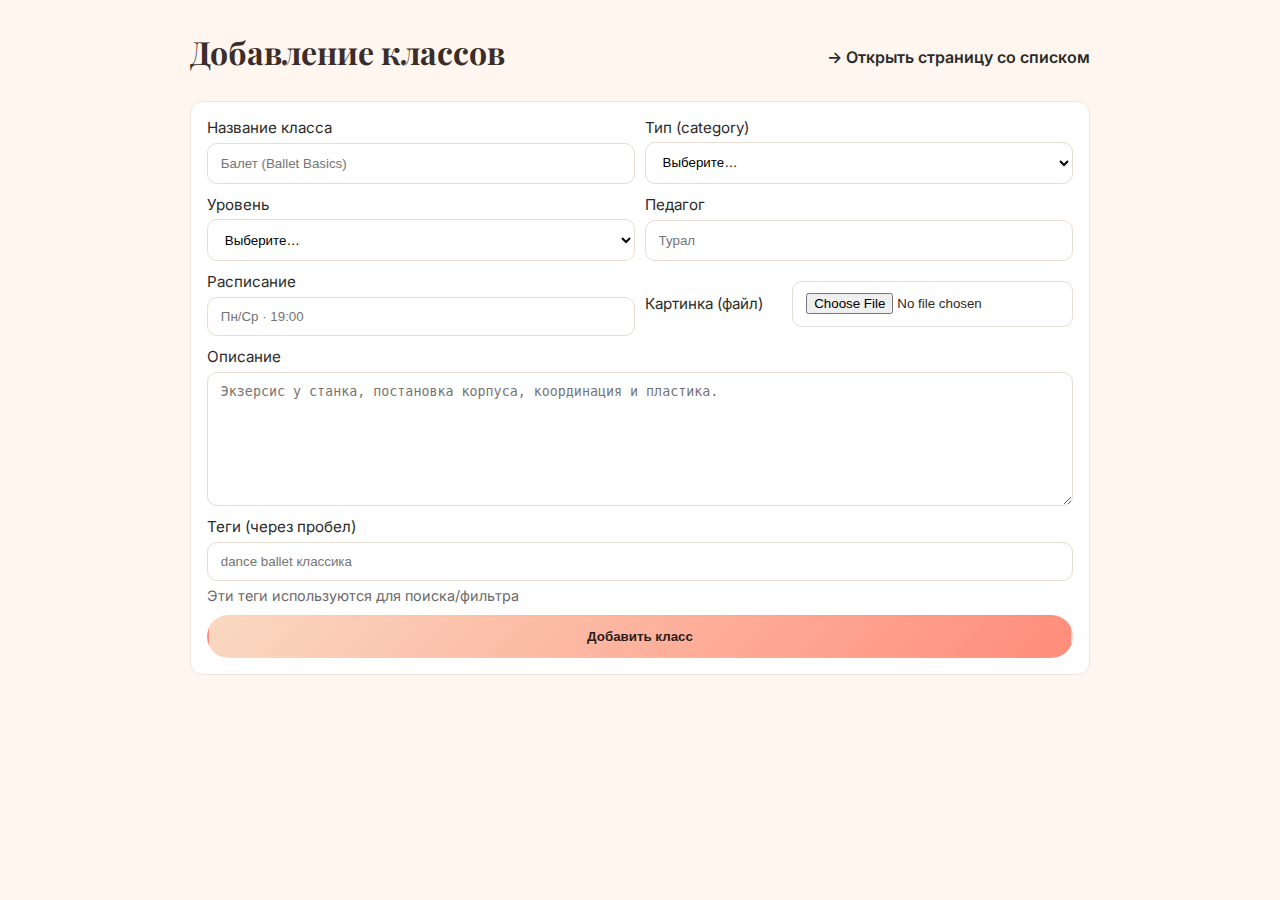
<file: Dashboard/add-classes.html>
<!DOCTYPE html>
<html lang="ru">
  <head>
    <meta charset="UTF-8" />
    <meta name="viewport" content="width=device-width,initial-scale=1" />
    <title>Add Classes</title>
    <link rel="preconnect" href="https://fonts.googleapis.com" />
    <link rel="preconnect" href="https://fonts.gstatic.com" crossorigin />
    <link
      href="https://fonts.googleapis.com/css2?family=Playfair+Display:wght@500;700&family=Inter:wght@400;600&display=swap"
      rel="stylesheet"
    />
    <style>
      :root {
        --brown: #3b2d2a;
        --muted: #6b6b6b;
      }
      body {
        font-family: Inter, system-ui, Arial, sans-serif;
        margin: 0;
        padding: 20px;
        background: #fff7ef;
        color: #2b2b2b;
      }
      h1 {
        font-family: "Playfair Display", serif;
        color: var(--brown);
        margin: 0 0 12px;
      }
      .wrap {
        max-width: 900px;
        margin: 0 auto;
      }
      form {
        display: grid;
        gap: 0.7rem;
        background: #fff;
        border: 1px solid #f0e4db;
        border-radius: 12px;
        padding: 1rem;
      }
      .row {
        display: grid;
        gap: 0.6rem;
      }
      @media (min-width: 700px) {
        .row.two {
          grid-template-columns: 1fr 1fr;
        }
        .row.three {
          grid-template-columns: 1fr 1fr 1fr;
        }
      }
      label {
        display: grid;
        gap: 0.35rem;
        font-size: 0.95rem;
      }
      input,
      select,
      textarea {
        padding: 0.7rem 0.8rem;
        border: 1px solid #e8dcd3;
        border-radius: 10px;
        background: #fff;
      }
      textarea {
        min-height: 110px;
        resize: vertical;
      }
      .btn {
        padding: 0.75rem 1.1rem;
        border-radius: 999px;
        font-weight: 600;
        cursor: pointer;
        border: 2px solid transparent;
      }
      .btn-primary {
        background: linear-gradient(135deg, #fad9c1, #ff8c7a);
        color: #2b1d1a;
      }
      .hint {
        color: var(--muted);
        font-size: 0.9rem;
      }
      .bar {
        display: flex;
        gap: 0.6rem;
        align-items: center;
        justify-content: space-between;
        margin: 0.6rem 0 1rem;
      }
      .bar a {
        color: #2b2b2b;
        text-decoration: none;
        font-weight: 600;
      }
      .ok {
        color: #256c2c;
        font-weight: 600;
        display: none;
      }
      .thumb {
        width: 140px;
        height: 92px;
        object-fit: cover;
        border-radius: 10px;
        border: 1px solid #e8dcd3;
        display: none;
      }
      .file-row {
        display: grid;
        gap: 0.5rem;
      }
      @media (min-width: 700px) {
        .file-row {
          grid-template-columns: 1fr auto;
          align-items: center;
        }
      }
    </style>
  </head>
  <body>
    <div class="wrap">
      <div class="bar">
        <h1>Добавление классов</h1>
        <a href="classes-list.html">→ Открыть страницу со списком</a>
      </div>

      <form id="classForm">
        <div class="row two">
          <label
            >Название класса
            <input
              type="text"
              id="title"
              placeholder="Балет (Ballet Basics)"
              required
            />
          </label>
          <label
            >Тип (category)
            <select id="type" required>
              <option value="">Выберите…</option>
              <option value="dance">Танцы</option>
              <option value="modeling">Моделинг</option>
              <option value="vocal">Вокал</option>
              <option value="fitness">Фитнес/Гимнастика</option>
            </select>
          </label>
        </div>

        <div class="row two">
          <label
            >Уровень
            <select id="level" required>
              <option value="">Выберите…</option>
              <option value="beginner">Начинающий</option>
              <option value="intermediate">Средний</option>
              <option value="advanced">Продвинутый</option>
            </select>
          </label>
          <label
            >Педагог
            <input type="text" id="teacher" placeholder="Турал" required />
          </label>
        </div>

        <div class="row two">
          <label
            >Расписание
            <input
              type="text"
              id="schedule"
              placeholder="Пн/Ср · 19:00"
              required
            />
          </label>
          <label class="file-row"
            >Картинка (файл)
            <input type="file" id="imageFile" accept="image/*" required />
            <img id="imagePreview" class="thumb" alt="превью" />
          </label>
        </div>

        <label
          >Описание
          <textarea
            id="description"
            placeholder="Экзерсис у станка, постановка корпуса, координация и пластика."
            required
          ></textarea>
        </label>

        <label
          >Теги (через пробел)
          <input type="text" id="tags" placeholder="dance ballet классика" />
          <span class="hint">Эти теги используются для поиска/фильтра</span>
        </label>

        <button class="btn btn-primary" type="submit">Добавить класс</button>
        <span id="okMsg" class="ok">Класс добавлен ✓</span>
      </form>
    </div>

    <script>
      (function () {
        const form = document.getElementById("classForm");
        const okMsg = document.getElementById("okMsg");
        const imgFile = document.getElementById("imageFile");
        const imgPreview = document.getElementById("imagePreview");

        const LEVEL_MAP = {
          beginner: "Начинающий",
          intermediate: "Средний",
          advanced: "Продвинутый",
        };
        const STORAGE_KEY = "academyClasses";
        const bc =
          "BroadcastChannel" in window ? new BroadcastChannel("classes") : null;

        function loadList() {
          try {
            return JSON.parse(localStorage.getItem(STORAGE_KEY)) || [];
          } catch {
            return [];
          }
        }
        function saveList(list) {
          localStorage.setItem(STORAGE_KEY, JSON.stringify(list));
          if (bc) bc.postMessage({ type: "updated" });
        }

        // Сжатие изображения перед сохранением (уменьшаем до 1600px по большей стороне)
        async function compressImage(
          file,
          { maxW = 1600, maxH = 1600, quality = 0.9 } = {}
        ) {
          // если это не изображение, просто вернём DataURL как есть
          if (!file.type.startsWith("image/")) {
            return await fileToDataURL(file);
          }
          const bmp = await createImageBitmap(file);
          const { width: w, height: h } = bmp;
          const ratio = Math.min(maxW / w, maxH / h, 1);
          const cw = Math.round(w * ratio);
          const ch = Math.round(h * ratio);

          const canvas = document.createElement("canvas");
          canvas.width = cw;
          canvas.height = ch;
          const ctx = canvas.getContext("2d");
          ctx.drawImage(bmp, 0, 0, cw, ch);

          // сохраняем как JPEG (экономим место в localStorage)
          return canvas.toDataURL("image/jpeg", quality);
        }

        function fileToDataURL(file) {
          return new Promise((res, rej) => {
            const r = new FileReader();
            r.onload = (e) => res(e.target.result);
            r.onerror = (e) => rej(e);
            r.readAsDataURL(file);
          });
        }

        // Превью выбранного изображения
        imgFile.addEventListener("change", async (e) => {
          const f = e.target.files?.[0];
          if (!f) {
            imgPreview.src = "";
            imgPreview.style.display = "none";
            return;
          }
          // Для быстрого превью можно показать несжатый DataURL
          const quick = await fileToDataURL(f);
          imgPreview.src = quick;
          imgPreview.style.display = "inline-block";
        });

        form.addEventListener("submit", async (e) => {
          e.preventDefault();

          // Проверки полей
          if (!imgFile.files || !imgFile.files[0]) {
            alert("Пожалуйста, выберите файл изображения.");
            return;
          }

          // Сжимаем и кодируем картинку
          let imageDataUrl = "";
          try {
            imageDataUrl = await compressImage(imgFile.files[0]);
          } catch (err) {
            console.error("Image processing error:", err);
            alert("Не удалось обработать изображение. Попробуйте другой файл.");
            return;
          }

          const item = {
            id: Date.now(),
            title: form.title.value.trim(),
            type: form.type.value,
            level: form.level.value,
            levelName: LEVEL_MAP[form.level.value] || form.level.value,
            teacher: form.teacher.value.trim(),
            schedule: form.schedule.value.trim(),
            image: imageDataUrl, // <— сохраняем Data URL вместо URL
            description: form.description.value.trim(),
            tags: (form.tags.value || "").trim(),
          };

          if (
            !item.title ||
            !item.type ||
            !item.level ||
            !item.teacher ||
            !item.schedule ||
            !item.image ||
            !item.description
          ) {
            alert("Заполни все обязательные поля");
            return;
          }

          const list = loadList();
          list.push(item);
          try {
            saveList(list);
          } catch (err) {
            console.error("Save error:", err);
            alert(
              "Не удалось сохранить. Возможно, размер изображений слишком большой. Попробуйте выбрать фото меньшего размера."
            );
            return;
          }

          // Очистка формы
          form.reset();
          imgPreview.src = "";
          imgPreview.style.display = "none";

          okMsg.style.display = "inline";
          setTimeout(() => (okMsg.style.display = "none"), 2000);
        });
      })();
    </script>
  </body>
</html>
</file>
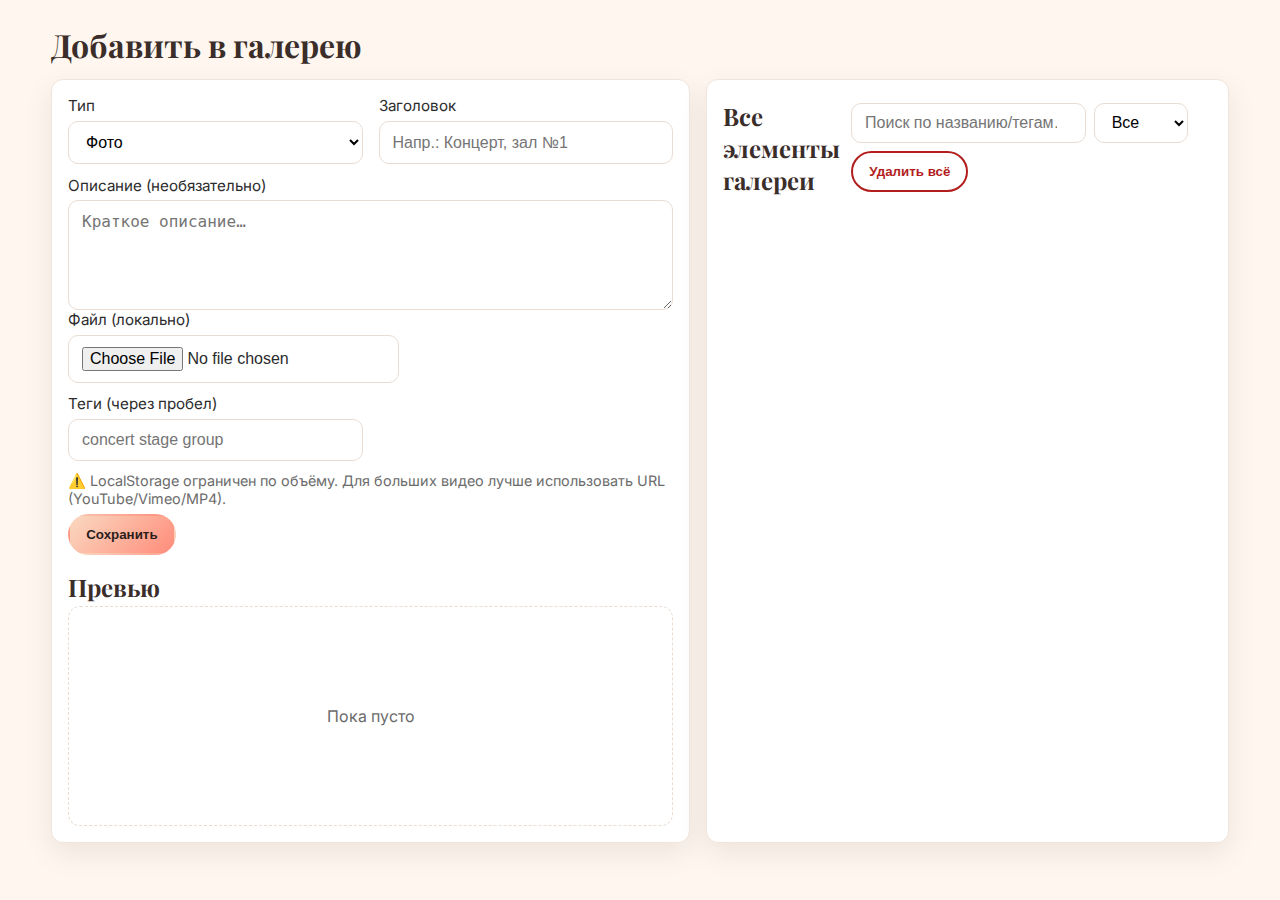
<file: Dashboard/add-gallery.html>
<!DOCTYPE html>
<html lang="ru">
  <head>
    <meta charset="utf-8" />
    <meta name="viewport" content="width=device-width,initial-scale=1" />
    <title>AddToGallery</title>
    <link rel="preconnect" href="https://fonts.googleapis.com" />
    <link rel="preconnect" href="https://fonts.gstatic.com" crossorigin />
    <link
      href="https://fonts.googleapis.com/css2?family=Playfair+Display:wght@500;700&family=Inter:wght@400;600&display=swap"
      rel="stylesheet"
    />
    <link rel="stylesheet" href="./asserts/css/ad-gallery.css" />
  </head>
  <body>
    <header class="head">
      <h1>Добавить в галерею</h1>
      <!-- <a class="link" href="gallery.html">→ Перейти к галерее</a> -->
    </header>

    <main class="wrap">
      <form id="galleryForm" class="card">
        <div class="row two">
          <label
            >Тип
            <select id="kind" required>
              <option value="image">Фото</option>
              <option value="video">Видео</option>
            </select>
          </label>
          <label
            >Заголовок
            <input
              id="title"
              type="text"
              placeholder="Напр.: Концерт, зал №1"
              required
            />
          </label>
        </div>

        <label
          >Описание (необязательно)
          <textarea id="caption" placeholder="Краткое описание…"></textarea>
        </label>

        <div class="row two">
          <!-- <label
            >Ссылка (URL)
            <input
              id="url"
              type="url"
              placeholder="https://…/photo.jpg или https://youtu.be/…"
            />
          </label> -->
          <label
            >Файл (локально)
            <input id="file" type="file" accept="image/*,video/*" />
          </label>
        </div>

        <div class="row two">
          <label
            >Теги (через пробел)
            <input id="tags" type="text" placeholder="concert stage group" />
          </label>
          <!-- <label id="posterWrap" style="display: none"
            >Постер (URL, для видео)
            <input id="poster" type="url" placeholder="https://…/poster.jpg" />
          </label> -->
        </div>

        <p class="hint">
          ⚠️ LocalStorage ограничен по объёму. Для больших видео лучше
          использовать URL (YouTube/Vimeo/MP4).
        </p>

        <div class="actions">
          <button class="btn btn-primary" type="submit">Сохранить</button>
          <span id="ok" class="ok" hidden>Сохранено ✓</span>
        </div>

        <div class="preview">
          <h2>Превью</h2>
          <div id="previewBox" class="preview-box muted">Пока пусто</div>
        </div>
      </form>

      <!-- СПИСОК НИЖЕ -->
      <section class="list">
        <div class="list-header">
          <h2>Все элементы галереи</h2>
          <div class="filters">
            <input
              id="q"
              type="search"
              placeholder="Поиск по названию/тегам…"
            />
            <select id="fltKind">
              <option value="all">Все</option>
              <option value="image">Фото</option>
              <option value="video">Видео</option>
            </select>
            <button id="clearAll" type="button" class="btn btn--danger-outline">
              Удалить всё
            </button>
          </div>
        </div>
        <div id="galGrid" class="grid"></div>
        <div id="emptyList" class="empty" style="display: none">
          Пока ничего нет.
        </div>
      </section>
    </main>

    <script src="./asserts/js/add-gallery.js"></script>
  </body>
</html>
</file>
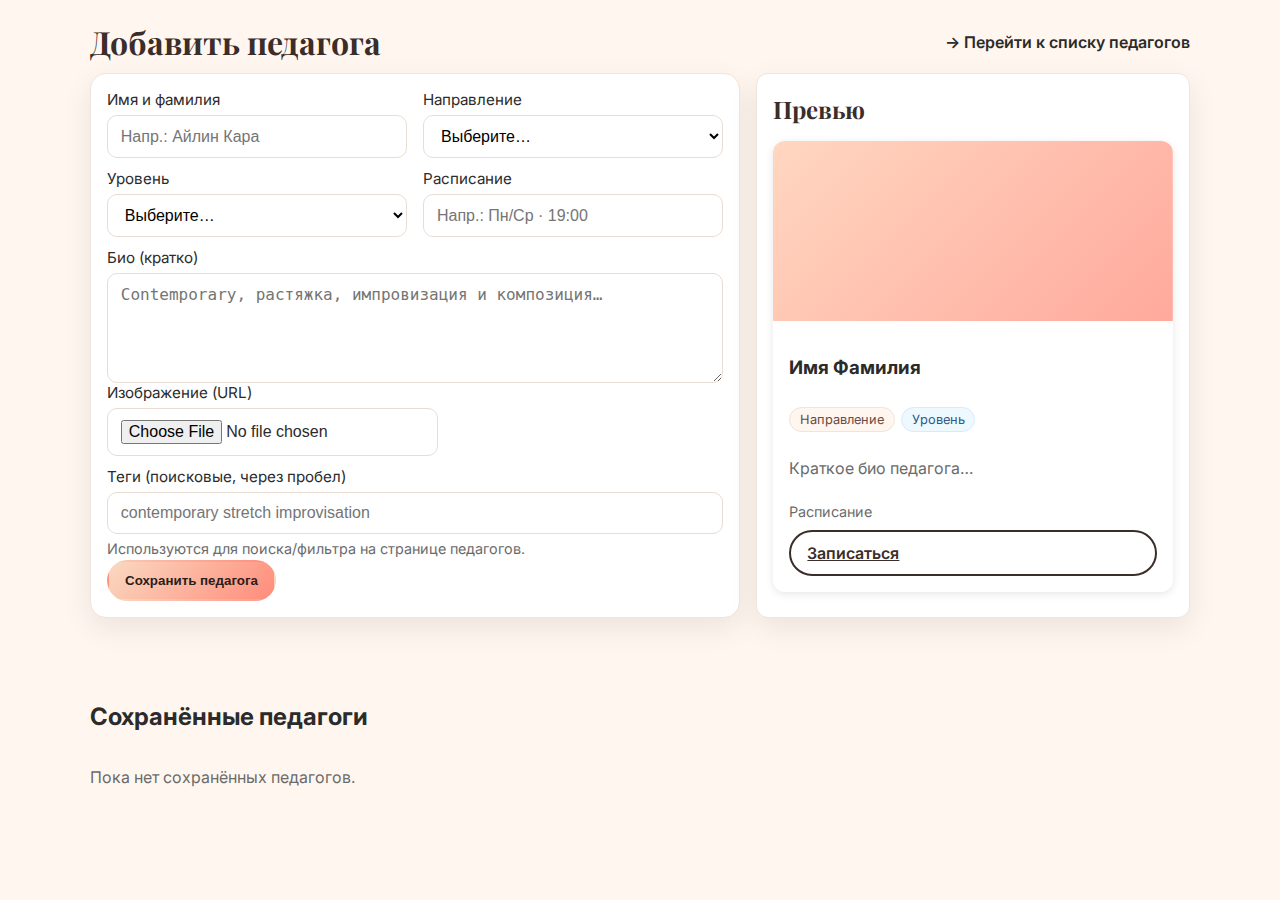
<file: Dashboard/add-instructors.html>
<!DOCTYPE html>
<html lang="ru">
  <head>
    <meta charset="utf-8" />
    <meta name="viewport" content="width=device-width,initial-scale=1" />
    <title>Добавить педагога</title>
    <link rel="preconnect" href="https://fonts.googleapis.com" />
    <link rel="preconnect" href="https://fonts.gstatic.com" crossorigin />
    <link
      href="https://fonts.googleapis.com/css2?family=Playfair+Display:wght@500;700&family=Inter:wght@400;600&display=swap"
      rel="stylesheet"
    />
    <link rel="stylesheet" href="./asserts/css/add-instructors.css" />
  </head>
  <body>
    <header class="head">
      <h1>Добавить педагога</h1>
      <a class="link" href="../instructors.html"
        >→ Перейти к списку педагогов</a
      >
    </header>

    <main class="wrap">
      <form id="instructorForm" class="card">
        <div class="row two">
          <label
            >Имя и фамилия
            <input
              id="name"
              type="text"
              placeholder="Напр.: Айлин Кара"
              required
            />
          </label>
          <label
            >Направление
            <select id="discipline" required>
              <option value="">Выберите…</option>
              <option value="ballet">Балет</option>
              <option value="folk">Народные</option>
              <option value="rnb">R&B / Хип-хоп</option>
              <option value="modeling">Моделинг</option>
              <option value="vocal">Вокал</option>
              <option value="gym">Гимнастика</option>
              <option value="contemporary">Contemporary</option>
              <option value="jazzfunk">Jazz Funk</option>
              <option value="latin">Latino</option>
              <option value="tap">Tap / Степ</option>
            </select>
          </label>
        </div>

        <div class="row two">
          <label
            >Уровень
            <select id="level" required>
              <option value="">Выберите…</option>
              <option value="beginner">Начинающий</option>
              <option value="intermediate">Средний</option>
              <option value="advanced">Продвинутый</option>
            </select>
          </label>
          <label
            >Расписание
            <input
              id="schedule"
              type="text"
              placeholder="Напр.: Пн/Ср · 19:00"
              required
            />
          </label>
        </div>

        <label
          >Био (кратко)
          <textarea
            id="bio"
            placeholder="Contemporary, растяжка, импровизация и композиция…"
            required
          ></textarea>
        </label>

        <div class="row two">
          <label
            >Изображение (URL)
            <input
              id="img"
              type="file"
              placeholder="assets/img/6.jpg или https://…"
              required
            />
          </label>
        </div>

        <label
          >Теги (поисковые, через пробел)
          <input
            id="tags"
            type="text"
            placeholder="contemporary stretch improvisation"
          />
          <small class="hint"
            >Используются для поиска/фильтра на странице педагогов.</small
          >
        </label>

        <div class="actions">
          <button class="btn btn-primary" type="submit">
            Сохранить педагога
          </button>
          <span id="ok" class="ok" hidden>Сохранено ✓</span>
        </div>
      </form>

      <!-- лайв-превью карточки -->
      <section class="preview">
        <h2>Превью</h2>
        <article class="pr-card">
          <div id="prImg" class="pr-media"></div>
          <div class="pr-body">
            <h3 id="prName">Имя Фамилия</h3>
            <div class="badges">
              <span id="prDiscipline" class="badge">Направление</span>
              <span id="prLevel" class="badge badge--lvl">Уровень</span>
            </div>
            <p id="prBio" class="muted">Краткое био педагога…</p>
            <div class="meta">
              <span id="prSchedule">Расписание</span>
            </div>
            <a id="prCta" class="btn btn-outline" href="#" target="_self"
              >Записаться</a
            >
          </div>
        </article>
      </section>
    </main>

    <script src="./asserts/js/add-instructors.js"></script>
  </body>
</html>
</file>
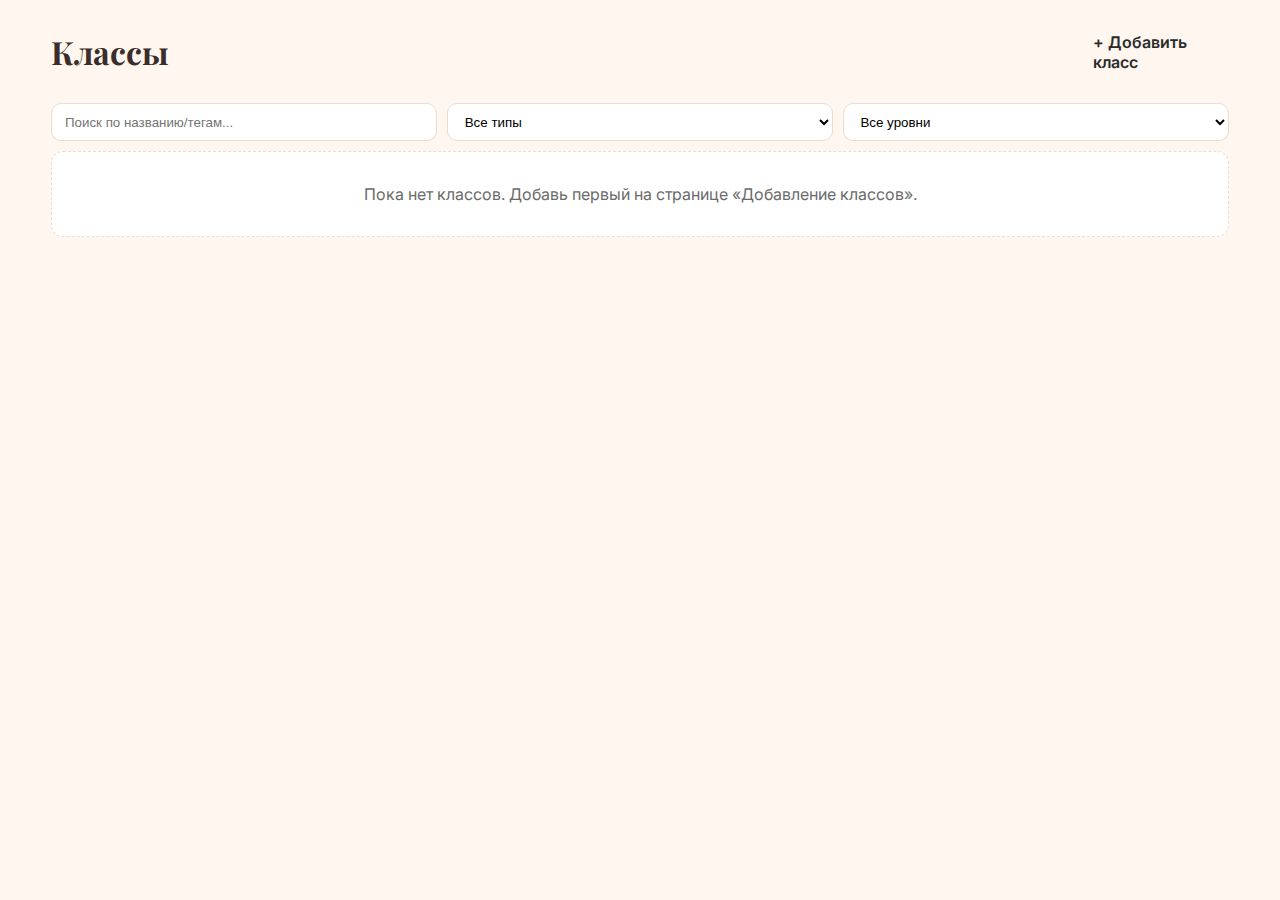
<file: Dashboard/classes-list.html>
<!DOCTYPE html>
<html lang="ru">
  <head>
    <meta charset="UTF-8" />
    <meta name="viewport" content="width=device-width,initial-scale=1" />
    <title>Classes List</title>
    <link rel="preconnect" href="https://fonts.googleapis.com" />
    <link rel="preconnect" href="https://fonts.gstatic.com" crossorigin />
    <link
      href="https://fonts.googleapis.com/css2?family=Playfair+Display:wght@500;700&family=Inter:wght@400;600&display=swap"
      rel="stylesheet"
    />
    <style>
      :root {
        --radius: 16px;
        --shadow: 0 10px 30px rgba(0, 0, 0, 0.08);
        --brown: #3b2d2a;
        --muted: #6b6b6b;
      }
      body {
        font-family: Inter, system-ui, Arial, sans-serif;
        margin: 0;
        background: #fff7ef;
        color: #2b2b2b;
      }
      h1 {
        font-family: "Playfair Display", serif;
        color: var(--brown);
        margin: 20px auto;
        width: min(92%, 1200px);
      }
      .container {
        width: min(92%, 1200px);
        margin: 0 auto 40px;
      }
      .grid {
        display: grid;
        grid-template-columns: 1fr;
        gap: 1rem;
      }
      @media (min-width: 600px) {
        .grid {
          grid-template-columns: repeat(2, 1fr);
        }
      }
      @media (min-width: 900px) {
        .grid {
          grid-template-columns: repeat(3, 1fr);
        }
      }
      @media (min-width: 1200px) {
        .grid {
          grid-template-columns: repeat(4, 1fr);
        }
      }

      .card {
        background: #fff;
        border-radius: var(--radius);
        overflow: hidden;
        box-shadow: var(--shadow);
        display: flex;
        flex-direction: column;
      }
      .card__media {
        width: 100%;
        height: 220px;
        background-size: cover;
        background-position: center;
      }
      .card__body {
        padding: 0.9rem 1rem;
        display: grid;
        gap: 0.6rem;
      }
      .badges {
        display: flex;
        flex-wrap: wrap;
        gap: 0.4rem;
      }
      .badge {
        display: inline-block;
        font-size: 0.8rem;
        padding: 0.25rem 0.6rem;
        border-radius: 999px;
        background: #fff6ef;
        border: 1px solid #f0e4db;
        color: #6b4a43;
      }
      .badge--lvl {
        background: #eef8ff;
        border-color: #d7ebff;
        color: #2d5a85;
      }
      .meta {
        display: flex;
        gap: 1rem;
        flex-wrap: wrap;
        font-size: 0.9rem;
        color: var(--muted);
      }

      .btn {
        display: inline-block;
        padding: 0.55rem 0.9rem;
        border-radius: 999px;
        border: 2px solid #3b2d2a;
        background: transparent;
        color: #3b2d2a;
        text-decoration: none;
        font-weight: 600;
        width: max-content;
        cursor: pointer;
      }
      .btn--danger {
        border-color: #b21e1e;
        color: #b21e1e;
      }
      .actions {
        display: flex;
        gap: 0.5rem;
        flex-wrap: wrap;
      }

      .toolbar {
        display: flex;
        gap: 0.6rem;
        align-items: center;
        justify-content: space-between;
        margin: 10px auto;
        width: min(92%, 1200px);
      }
      .toolbar a {
        color: #2b2b2b;
        text-decoration: none;
        font-weight: 600;
      }
      .empty {
        padding: 2rem;
        text-align: center;
        color: var(--muted);
        background: #fff;
        border: 1px dashed #e8dcd3;
        border-radius: 12px;
      }

      /* мини поиск/фильтры (необязательные, если уже есть другая страница с фильтрами) */
      .filters {
        display: grid;
        gap: 0.6rem;
        grid-template-columns: 1fr;
        margin: 0 auto 10px;
        width: min(92%, 1200px);
      }
      @media (min-width: 700px) {
        .filters {
          grid-template-columns: 1fr 1fr 1fr;
        }
      }
      .filters input,
      .filters select {
        padding: 0.6rem 0.8rem;
        border: 1px solid #e8dcd3;
        border-radius: 10px;
        background: #fff;
      }
    </style>
  </head>
  <body>
    <div class="toolbar">
      <h1>Классы</h1>
      <a href="add-classes.html">+ Добавить класс</a>
    </div>

    <div class="filters">
      <input
        id="fltSearch"
        type="search"
        placeholder="Поиск по названию/тегам..."
      />
      <select id="fltType">
        <option value="all">Все типы</option>
        <option value="dance">Танцы</option>
        <option value="modeling">Моделинг</option>
        <option value="vocal">Вокал</option>
        <option value="fitness">Фитнес/Гимнастика</option>
      </select>
      <select id="fltLevel">
        <option value="all">Все уровни</option>
        <option value="beginner">Начинающий</option>
        <option value="intermediate">Средний</option>
        <option value="advanced">Продвинутый</option>
      </select>
    </div>

    <main class="container">
      <div id="grid" class="grid"></div>
      <div id="empty" class="empty" style="display: none">
        Пока нет классов. Добавь первый на странице «Добавление классов».
      </div>
    </main>

    <script>
      (function () {
        const STORAGE_KEY = "academyClasses";
        const LEVEL_MAP = {
          beginner: "Начинающий",
          intermediate: "Средний",
          advanced: "Продвинутый",
        };
        const TYPE_MAP = {
          dance: "Танцы",
          modeling: "Моделинг",
          vocal: "Вокал",
          fitness: "Фитнес/Гимнастика",
        };

        const grid = document.getElementById("grid");
        const empty = document.getElementById("empty");
        const bc =
          "BroadcastChannel" in window ? new BroadcastChannel("classes") : null;

        const fltSearch = document.getElementById("fltSearch");
        const fltType = document.getElementById("fltType");
        const fltLevel = document.getElementById("fltLevel");

        function loadList() {
          try {
            return JSON.parse(localStorage.getItem(STORAGE_KEY)) || [];
          } catch {
            return [];
          }
        }
        function saveList(list) {
          localStorage.setItem(STORAGE_KEY, JSON.stringify(list));
          if (bc) bc.postMessage({ type: "updated" });
        }
        function escapeHtml(s = "") {
          return s.replace(
            /[&<>"']/g,
            (m) =>
              ({
                "&": "&amp;",
                "<": "&lt;",
                ">": "&gt;",
                '"': "&quot;",
                "'": "&#39;",
              }[m])
          );
        }

        function makeCard(cls) {
          const el = document.createElement("article");
          el.className = "card";
          el.dataset.id = cls.id;
          el.dataset.tags = cls.tags || "";
          el.dataset.type = cls.type || "";
          el.dataset.level = cls.level || "";

          el.innerHTML = `
          <div class="card__media" style="--img:url('${escapeHtml(
            cls.image
          )}'); background-image:url('${escapeHtml(cls.image)}')"></div>
          <div class="card__body">
            <h3>${escapeHtml(cls.title || "")}</h3>
            <div class="badges">
              <span class="badge">${
                TYPE_MAP[cls.type] || escapeHtml(cls.type || "Тип")
              }</span>
              <span class="badge badge--lvl">${
                LEVEL_MAP[cls.level] || escapeHtml(cls.level || "Уровень")
              }</span>
            </div>
            <p>${escapeHtml(cls.description || "")}</p>
            <div class="meta">
              <span>${escapeHtml(cls.schedule || "")}</span>
              <span>Педагог: ${escapeHtml(cls.teacher || "")}</span>
            </div>
            <div class="actions">
              <a href="#signup" class="btn">Записаться</a>
              <button class="btn btn--danger" data-delete>Удалить</button>
            </div>
          </div>
        `;
          return el;
        }

        function render() {
          const list = loadList();
          grid.innerHTML = "";
          if (!list.length) {
            empty.style.display = "block";
            return;
          }
          empty.style.display = "none";

          list.forEach((cls) => grid.appendChild(makeCard(cls)));
          applyFilters(); // применить выбранные фильтры после рендера
        }

        function applyFilters() {
          const q = (fltSearch.value || "").toLowerCase().trim();
          const t = fltType.value;
          const l = fltLevel.value;

          const cards = grid.querySelectorAll(".card");
          cards.forEach((card) => {
            const title = (
              card.querySelector("h3")?.textContent || ""
            ).toLowerCase();
            const tags = (card.dataset.tags || "").toLowerCase();
            const type = card.dataset.type || "";
            const level = card.dataset.level || "";

            const okSearch = !q || title.includes(q) || tags.includes(q);
            const okType = t === "all" || t === type;
            const okLevel = l === "all" || l === level;

            card.style.display = okSearch && okType && okLevel ? "" : "none";
          });
        }

        // удаление по клику
        grid.addEventListener("click", (e) => {
          const btn = e.target.closest("[data-delete]");
          if (!btn) return;
          const card = e.target.closest(".card");
          if (!card) return;
          const id = card.dataset.id;

          if (!confirm("Удалить этот класс?")) return;

          const list = loadList().filter(
            (item) => String(item.id) !== String(id)
          );
          saveList(list);
          // мгновенно удалить из DOM без полной перерисовки (опционально):
          card.remove();
          // если всё удалили — показать пустое состояние
          if (!grid.querySelector(".card")) empty.style.display = "block";
        });

        // фильтры
        fltSearch.addEventListener("input", applyFilters);
        fltType.addEventListener("change", applyFilters);
        fltLevel.addEventListener("change", applyFilters);

        // первичный рендер
        render();

        // «живые» обновления
        if (bc)
          bc.addEventListener("message", (ev) => {
            if (ev.data?.type === "updated") render();
          });
        window.addEventListener("storage", (e) => {
          if (e.key === STORAGE_KEY) render();
        });
      })();
    </script>
  </body>
</html>
</file>
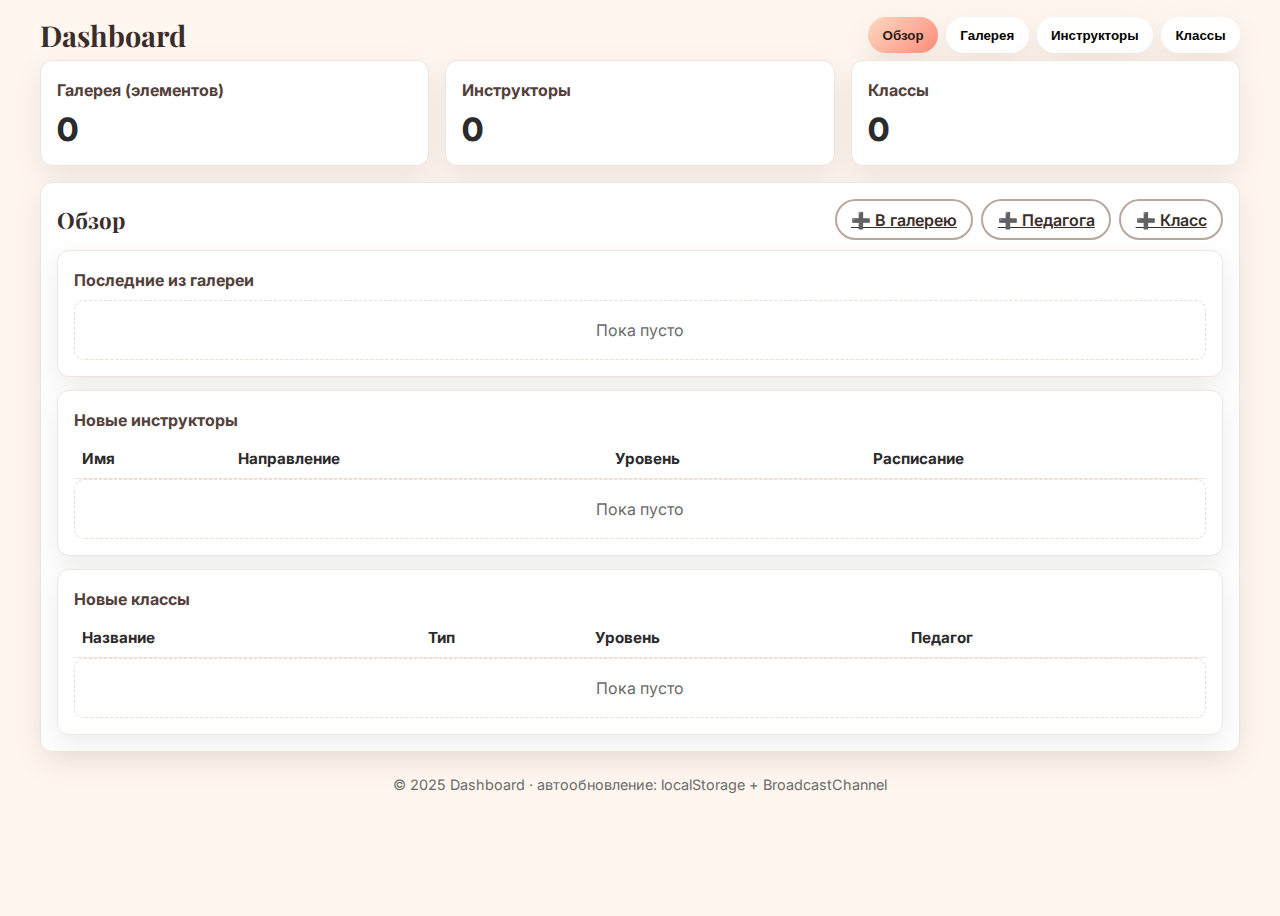
<file: Dashboard/dashboard.html>
<!DOCTYPE html>
<html lang="ru">
  <head>
    <meta charset="utf-8" />
    <meta name="viewport" content="width=device-width,initial-scale=1" />
    <title>Dashboard</title>

    <!-- Fonts -->
    <link rel="preconnect" href="https://fonts.googleapis.com" />
    <link rel="preconnect" href="https://fonts.gstatic.com" crossorigin />
    <link
      href="https://fonts.googleapis.com/css2?family=Playfair+Display:wght@600;700&family=Inter:wght@400;600&display=swap"
      rel="stylesheet"
    />

    <style>
      :root {
        --cream: #fff7ef;
        --peach: #fad9c1;
        --coral: #ff8c7a;
        --brown: #3b2d2a;
        --muted: #6b6b6b;
        --radius: 16px;
        --shadow: 0 10px 30px rgba(0, 0, 0, 0.08);
        --container: 1200px;
        --bg: #fff;
      }
      * {
        box-sizing: border-box;
      }
      html,
      body {
        height: 100%;
      }
      body {
        margin: 0;
        font-family: Inter, system-ui, Arial, sans-serif;
        background: var(--cream);
        color: #2b2b2b;
      }

      .header {
        display: flex;
        align-items: center;
        justify-content: space-between;
        width: min(96%, var(--container));
        margin: 16px auto 6px;
      }
      .header h1 {
        margin: 0;
        font-family: "Playfair Display", serif;
        color: var(--brown);
        font-size: 1.8rem;
      }
      .header .nav {
        display: flex;
        gap: 0.5rem;
        flex-wrap: wrap;
      }
      .tab-btn {
        border: 0;
        padding: 0.65rem 0.9rem;
        border-radius: 999px;
        background: #fff;
        box-shadow: var(--shadow);
        cursor: pointer;
        font-weight: 600;
      }
      .tab-btn.active {
        background: linear-gradient(135deg, var(--peach), var(--coral));
        color: #2b1d1a;
      }

      .wrap {
        width: min(96%, var(--container));
        margin: 0 auto 24px;
        display: grid;
        gap: 1rem;
      }
      .summary {
        display: grid;
        grid-template-columns: repeat(1, 1fr);
        gap: 1rem;
      }
      @media (min-width: 680px) {
        .summary {
          grid-template-columns: repeat(3, 1fr);
        }
      }

      .card {
        background: var(--bg);
        border: 1px solid #f0e4db;
        border-radius: 12px;
        box-shadow: var(--shadow);
        padding: 1rem;
      }
      .card h3 {
        margin: 0.2rem 0 0.6rem;
        font-size: 1rem;
        color: #53403b;
      }
      .kpi {
        display: flex;
        align-items: flex-end;
        gap: 0.35rem;
        font-size: 2rem;
        font-weight: 800;
      }
      .kpi small {
        font-size: 0.9rem;
        color: var(--muted);
        font-weight: 600;
      }
      .row {
        display: grid;
        gap: 0.8rem;
      }

      .section {
        background: var(--bg);
        border: 1px solid #f0e4db;
        border-radius: 12px;
        box-shadow: var(--shadow);
        padding: 1rem;
        display: none;
      }
      .section.active {
        display: block;
      }
      .section .head {
        display: flex;
        align-items: center;
        justify-content: space-between;
        gap: 0.6rem;
        margin-bottom: 0.6rem;
      }
      .section h2 {
        margin: 0;
        font-family: "Playfair Display", serif;
        color: var(--brown);
        font-size: 1.4rem;
      }
      .actions {
        display: flex;
        gap: 0.5rem;
        flex-wrap: wrap;
      }
      .btn {
        display: inline-flex;
        align-items: center;
        gap: 0.4rem;
        padding: 0.55rem 0.9rem;
        border-radius: 999px;
        cursor: pointer;
        border: 2px solid transparent;
        font-weight: 600;
        background: #fff;
      }
      .btn--primary {
        background: linear-gradient(135deg, var(--peach), var(--coral));
        color: #2b1d1a;
      }
      .btn--outline {
        border-color: #b9a79d;
        color: #3b2d2a;
      }
      .btn--danger {
        background: #b21e1e;
        color: #fff;
      }

      .grid {
        display: grid;
        grid-template-columns: 1fr;
        gap: 1rem;
      }
      @media (min-width: 680px) {
        .grid {
          grid-template-columns: repeat(2, 1fr);
        }
      }
      @media (min-width: 1024px) {
        .grid {
          grid-template-columns: repeat(3, 1fr);
        }
      }

      .card-item {
        background: #fff;
        border-radius: 12px;
        border: 1px solid #f0e4db;
        box-shadow: var(--shadow);
        overflow: hidden;
        display: flex;
        flex-direction: column;
      }
      .thumb {
        position: relative;
        width: 100%;
        padding-top: 60%;
        background: #f7f1ec;
        overflow: hidden;
      }
      .thumb > img,
      .thumb > video,
      .thumb > iframe {
        position: absolute;
        inset: 0;
        width: 100%;
        height: 100%;
        object-fit: cover;
        border: 0;
      }
      .item-body {
        padding: 0.85rem 1rem;
        display: grid;
        gap: 0.4rem;
      }
      .title {
        font-weight: 700;
      }
      .meta {
        display: flex;
        gap: 0.6rem;
        flex-wrap: wrap;
        color: var(--muted);
        font-size: 0.93rem;
      }
      .empty {
        padding: 1.2rem;
        text-align: center;
        color: var(--muted);
        border: 1px dashed #e8dcd3;
        border-radius: 10px;
        background: #fff;
      }

      .table {
        width: 100%;
        border-collapse: collapse;
        font-size: 0.95rem;
      }
      .table th,
      .table td {
        padding: 0.6rem 0.5rem;
        border-bottom: 1px solid #f0e4db;
        text-align: left;
      }
      .badge {
        display: inline-block;
        font-size: 0.78rem;
        padding: 0.2rem 0.55rem;
        border-radius: 999px;
        border: 1px solid #efdfd6;
        background: #fff6ef;
        color: #6b4a43;
      }
      .badge--lvl {
        background: #eef8ff;
        border-color: #d7ebff;
        color: #2d5a85;
      }
      .mini {
        font-size: 0.88rem;
        color: var(--muted);
      }
      .link {
        color: #2b2b2b;
        text-decoration: none;
        font-weight: 600;
      }
      .footer {
        width: min(96%, var(--container));
        margin: 18px auto 30px;
        color: var(--muted);
        text-align: center;
        font-size: 0.9rem;
      }
    </style>
  </head>
  <body>
    <header class="header">
      <h1>Dashboard</h1>
      <nav class="nav" aria-label="Разделы">
        <button class="tab-btn active" data-tab="overview">Обзор</button>
        <button class="tab-btn" data-tab="gallery">Галерея</button>
        <button class="tab-btn" data-tab="instructors">Инструкторы</button>
        <button class="tab-btn" data-tab="classes">Классы</button>
      </nav>
    </header>

    <main class="wrap">
      <!-- KPIs -->
      <section class="summary" aria-label="Показатели">
        <div class="card">
          <h3>Галерея (элементов)</h3>
          <div class="kpi">
            <span id="kpiGallery">0</span><small id="kpiGalleryHint"></small>
          </div>
        </div>
        <div class="card">
          <h3>Инструкторы</h3>
          <div class="kpi">
            <span id="kpiInstructors">0</span
            ><small id="kpiInstructorsHint"></small>
          </div>
        </div>
        <div class="card">
          <h3>Классы</h3>
          <div class="kpi">
            <span id="kpiClasses">0</span><small id="kpiClassesHint"></small>
          </div>
        </div>
      </section>

      <!-- Overview -->
      <section id="tab-overview" class="section active">
        <div class="head">
          <h2>Обзор</h2>
          <div class="actions">
            <a class="btn btn--outline" href="./add-gallery.html"
              >➕ В галерею</a
            >
            <a class="btn btn--outline" href="./add-instructors.html"
              >➕ Педагога</a
            >
            <a class="btn btn--outline" href="./add-classes.html">➕ Класс</a>
          </div>
        </div>

        <div class="row">
          <div class="card">
            <h3>Последние из галереи</h3>
            <div id="ovGallery" class="grid"></div>
            <div id="ovGalleryEmpty" class="empty" style="display: none">
              Пока пусто
            </div>
          </div>

          <div class="card">
            <h3>Новые инструкторы</h3>
            <table class="table" id="ovInstructors">
              <thead>
                <tr>
                  <th>Имя</th>
                  <th>Направление</th>
                  <th>Уровень</th>
                  <th>Расписание</th>
                </tr>
              </thead>
              <tbody></tbody>
            </table>
            <div id="ovInstructorsEmpty" class="empty" style="display: none">
              Пока пусто
            </div>
          </div>

          <div class="card">
            <h3>Новые классы</h3>
            <table class="table" id="ovClasses">
              <thead>
                <tr>
                  <th>Название</th>
                  <th>Тип</th>
                  <th>Уровень</th>
                  <th>Педагог</th>
                </tr>
              </thead>
              <tbody></tbody>
            </table>
            <div id="ovClassesEmpty" class="empty" style="display: none">
              Пока пусто
            </div>
          </div>
        </div>
      </section>

      <!-- Gallery -->
      <section id="tab-gallery" class="section">
        <div class="head">
          <h2>Галерея</h2>
          <div class="actions">
            <a class="btn btn--primary" href="./add-gallery.html">Добавить</a>
            <button id="galClear" class="btn btn--danger">Удалить всё</button>
          </div>
        </div>
        <div id="galGrid" class="grid"></div>
        <div id="galEmpty" class="empty" style="display: none">
          Пока ничего нет.
        </div>
      </section>

      <!-- Instructors -->
      <section id="tab-instructors" class="section">
        <div class="head">
          <h2>Инструкторы</h2>
          <div class="actions">
            <a class="btn btn--primary" href="./add-instructors.html"
              >Добавить</a
            >
            <button id="insClear" class="btn btn--danger">Удалить всех</button>
          </div>
        </div>
        <table class="table" id="insTable">
          <thead>
            <tr>
              <th>Имя</th>
              <th>Направление</th>
              <th>Уровень</th>
              <th>Расписание</th>
              <th></th>
            </tr>
          </thead>
          <tbody></tbody>
        </table>
        <div id="insEmpty" class="empty" style="display: none">Пока пусто.</div>
      </section>

      <!-- Classes -->
      <section id="tab-classes" class="section">
        <div class="head">
          <h2>Классы</h2>
          <div class="actions">
            <a class="btn btn--primary" href="./add-classes.html">Добавить</a>
            <button id="clsClear" class="btn btn--danger">Удалить все</button>
          </div>
        </div>
        <table class="table" id="clsTable">
          <thead>
            <tr>
              <th>Название</th>
              <th>Тип</th>
              <th>Уровень</th>
              <th>Педагог</th>
              <th></th>
            </tr>
          </thead>
          <tbody></tbody>
        </table>
        <div id="clsEmpty" class="empty" style="display: none">Пока пусто.</div>
      </section>
    </main>

    <footer class="footer">
      © 2025 Dashboard · автообновление: localStorage + BroadcastChannel
    </footer>

    <script>
      (function () {
        const LS = {
          gallery: "academyGallery",
          instructors: "academyInstructors",
          classes: "academyClasses",
        };

        // BroadcastChannels (если доступны)
        const bc = {
          gallery:
            "BroadcastChannel" in window
              ? new BroadcastChannel("gallery")
              : null,
          instructors:
            "BroadcastChannel" in window
              ? new BroadcastChannel("instructors")
              : null,
          classes:
            "BroadcastChannel" in window
              ? new BroadcastChannel("classes")
              : null,
        };

        // maps для красивых подписей
        const LEVEL_MAP = {
          beginner: "Начинающий",
          intermediate: "Средний",
          advanced: "Продвинутый",
        };
        const DISC_MAP = {
          ballet: "Балет",
          folk: "Народные",
          rnb: "R&B / Хип-хоп",
          modeling: "Моделинг",
          vocal: "Вокал",
          gym: "Гимнастика",
          contemporary: "Contemporary",
          jazzfunk: "Jazz Funk",
          latin: "Latino",
          tap: "Tap / Степ",
        };

        // helpers
        const $ = (sel) => document.querySelector(sel);
        const $$ = (sel) => Array.from(document.querySelectorAll(sel));
        const esc = (s) =>
          String(s || "").replace(
            /[&<>\"']/g,
            (m) =>
              ({
                "&": "&amp;",
                "<": "&lt;",
                ">": "&gt;",
                '"': "&quot;",
                "'": "&#39;",
              }[m])
          );

        function load(key) {
          try {
            return JSON.parse(localStorage.getItem(key)) || [];
          } catch {
            return [];
          }
        }
        function save(key, val) {
          localStorage.setItem(key, JSON.stringify(val));
          // пингуем канал
          const channel =
            key === LS.gallery
              ? bc.gallery
              : key === LS.instructors
              ? bc.instructors
              : bc.classes;
          if (channel) channel.postMessage({ type: "updated" });
        }

        // KPI
        function renderKPIs() {
          const gal = load(LS.gallery);
          const ins = load(LS.instructors);
          const cls = load(LS.classes);

          $("#kpiGallery").textContent = gal.length;
          $("#kpiInstructors").textContent = ins.length;
          $("#kpiClasses").textContent = cls.length;

          // hint: последние обновления
          const lastGal = gal.at(-1)?.title || gal.at(-1)?.kind;
          const lastIns = ins.at(-1)?.name;
          const lastCls = cls.at(-1)?.title || cls.at(-1)?.name;

          $("#kpiGalleryHint").textContent = lastGal
            ? ` • последн.: ${lastGal}`
            : "";
          $("#kpiInstructorsHint").textContent = lastIns
            ? ` • последн.: ${lastIns}`
            : "";
          $("#kpiClassesHint").textContent = lastCls
            ? ` • последн.: ${lastCls}`
            : "";
        }

        // Overview blocks
        function renderOverviewGallery() {
          const list = load(LS.gallery);
          const box = $("#ovGallery");
          const empty = $("#ovGalleryEmpty");
          box.innerHTML = "";
          const latest = list.slice(-6).reverse();
          if (!latest.length) {
            empty.style.display = "block";
            return;
          }
          empty.style.display = "none";
          latest.forEach((item) => {
            const card = document.createElement("div");
            card.className = "card-item";
            const thumb = document.createElement("div");
            thumb.className = "thumb";

            if (item.kind === "video") {
              const embed =
                (item.src || "").includes("youtube.com/embed") ||
                (item.src || "").includes("player.vimeo.com");
              if (embed) {
                const ifr = document.createElement("iframe");
                ifr.src = item.src;
                ifr.allowFullscreen = true;
                ifr.loading = "lazy";
                thumb.appendChild(ifr);
              } else {
                const v = document.createElement("video");
                if (item.poster) v.poster = item.poster;
                v.src = item.src;
                v.controls = true;
                thumb.appendChild(v);
              }
            } else {
              const img = document.createElement("img");
              img.src = item.src;
              img.alt = item.title || "Фото";
              thumb.appendChild(img);
            }

            const body = document.createElement("div");
            body.className = "item-body";
            body.innerHTML = `
        <div class="title">${esc(item.title || "(без названия)")}</div>
        <div class="meta"><span>${
          item.kind === "video" ? "Видео" : "Фото"
        }</span></div>
      `;
            card.appendChild(thumb);
            card.appendChild(body);
            box.appendChild(card);
          });
        }

        function renderOverviewInstructors() {
          const list = load(LS.instructors).slice(-6).reverse();
          const tbody = $("#ovInstructors tbody");
          const empty = $("#ovInstructorsEmpty");
          tbody.innerHTML = "";
          if (!list.length) {
            empty.style.display = "block";
            return;
          }
          empty.style.display = "none";
          list.forEach((x) => {
            const tr = document.createElement("tr");
            tr.innerHTML = `
        <td>${esc(x.name || "")}</td>
        <td>${esc(DISC_MAP[x.discipline] || x.discipline || "")}</td>
        <td><span class="badge badge--lvl">${esc(
          LEVEL_MAP[x.level] || x.level || ""
        )}</span></td>
        <td class="mini">${esc(x.schedule || "")}</td>`;
            tbody.appendChild(tr);
          });
        }

        function renderOverviewClasses() {
          const list = load(LS.classes).slice(-6).reverse();
          const tbody = $("#ovClasses tbody");
          const empty = $("#ovClassesEmpty");
          tbody.innerHTML = "";
          if (!list.length) {
            empty.style.display = "block";
            return;
          }
          empty.style.display = "none";
          list.forEach((x) => {
            const tr = document.createElement("tr");
            tr.innerHTML = `
        <td>${esc(x.title || x.name || "")}</td>
        <td>${esc(x.type || x.kind || "")}</td>
        <td><span class="badge badge--lvl">${esc(
          LEVEL_MAP[x.level] || x.level || ""
        )}</span></td>
        <td class="mini">${esc(x.instructor || x.teacher || "")}</td>`;
            tbody.appendChild(tr);
          });
        }

        // Full gallery tab
        function makeGalCard(item, idx) {
          const el = document.createElement("div");
          el.className = "card-item";
          const thumb = document.createElement("div");
          thumb.className = "thumb";
          if (item.kind === "image") {
            const img = document.createElement("img");
            img.src = item.src;
            img.alt = item.title || "Фото";
            thumb.appendChild(img);
          } else {
            const isEmbed =
              (item.src || "").includes("youtube.com/embed") ||
              (item.src || "").includes("player.vimeo.com");
            if (isEmbed) {
              const ifr = document.createElement("iframe");
              ifr.src = item.src;
              ifr.allowFullscreen = true;
              ifr.loading = "lazy";
              thumb.appendChild(ifr);
            } else {
              const v = document.createElement("video");
              if (item.poster) v.poster = item.poster;
              v.src = item.src;
              v.controls = true;
              thumb.appendChild(v);
            }
          }
          const body = document.createElement("div");
          body.className = "item-body";
          body.innerHTML = `<div class="title">${esc(
            item.title || "(без названия)"
          )}</div>
                    <div class="meta">${
                      item.kind === "video" ? "Видео" : "Фото"
                    }${item.tags ? ` • теги: ${esc(item.tags)}` : ""}</div>
                    <div class="actions"><button class="btn btn--danger" data-del-gal="${idx}">Удалить</button></div>`;
          el.appendChild(thumb);
          el.appendChild(body);
          return el;
        }
        function renderGalleryTab() {
          const list = load(LS.gallery);
          const grid = $("#galGrid");
          const empty = $("#galEmpty");
          grid.innerHTML = "";
          if (!list.length) {
            empty.style.display = "block";
            return;
          }
          empty.style.display = "none";
          list.forEach((it, i) => grid.appendChild(makeGalCard(it, i)));
        }

        // Instructors tab
        function renderInstructorsTab() {
          const list = load(LS.instructors);
          const tbody = $("#insTable tbody");
          const empty = $("#insEmpty");
          tbody.innerHTML = "";
          if (!list.length) {
            empty.style.display = "block";
            return;
          }
          empty.style.display = "none";
          list.forEach((x, i) => {
            const tr = document.createElement("tr");
            tr.innerHTML = `
        <td>${esc(x.name || "")}</td>
        <td>${esc(DISC_MAP[x.discipline] || x.discipline || "")}</td>
        <td><span class="badge badge--lvl">${esc(
          LEVEL_MAP[x.level] || x.level || ""
        )}</span></td>
        <td class="mini">${esc(x.schedule || "")}</td>
        <td><button class="btn btn--danger" data-del-ins="${i}">Удалить</button></td>`;
            tbody.appendChild(tr);
          });
        }

        // Classes tab
        function renderClassesTab() {
          const list = load(LS.classes);
          const tbody = $("#clsTable tbody");
          const empty = $("#clsEmpty");
          tbody.innerHTML = "";
          if (!list.length) {
            empty.style.display = "block";
            return;
          }
          empty.style.display = "none";
          list.forEach((x, i) => {
            const tr = document.createElement("tr");
            tr.innerHTML = `
        <td>${esc(x.title || x.name || "")}</td>
        <td>${esc(x.type || x.kind || "")}</td>
        <td><span class="badge badge--lvl">${esc(
          LEVEL_MAP[x.level] || x.level || ""
        )}</span></td>
        <td class="mini">${esc(x.instructor || x.teacher || "")}</td>
        <td><button class="btn btn--danger" data-del-cls="${i}">Удалить</button></td>`;
            tbody.appendChild(tr);
          });
        }

        // Delete handlers
        document.addEventListener("click", (e) => {
          const g = e.target.closest("[data-del-gal]");
          const i = e.target.closest("[data-del-ins]");
          const c = e.target.closest("[data-del-cls]");
          if (g) {
            const idx = +g.dataset.delGal;
            const list = load(LS.gallery);
            if (confirm("Удалить элемент галереи?")) {
              list.splice(idx, 1);
              save(LS.gallery, list);
              rerenderAll();
            }
          }
          if (i) {
            const idx = +i.dataset.delIns;
            const list = load(LS.instructors);
            if (confirm("Удалить инструктора?")) {
              list.splice(idx, 1);
              save(LS.instructors, list);
              rerenderAll();
            }
          }
          if (c) {
            const idx = +c.dataset.delCls;
            const list = load(LS.classes);
            if (confirm("Удалить класс?")) {
              list.splice(idx, 1);
              save(LS.classes, list);
              rerenderAll();
            }
          }
        });

        // Clear all buttons
        $("#galClear").addEventListener("click", () => {
          const list = load(LS.gallery);
          if (!list.length) return;
          if (confirm("Удалить всю галерею?")) {
            save(LS.gallery, []);
            rerenderAll();
          }
        });
        $("#insClear").addEventListener("click", () => {
          const list = load(LS.instructors);
          if (!list.length) return;
          if (confirm("Удалить всех инструкторов?")) {
            save(LS.instructors, []);
            rerenderAll();
          }
        });
        $("#clsClear").addEventListener("click", () => {
          const list = load(LS.classes);
          if (!list.length) return;
          if (confirm("Удалить все классы?")) {
            save(LS.classes, []);
            rerenderAll();
          }
        });

        // Tabs
        $$(".tab-btn").forEach((btn) => {
          btn.addEventListener("click", () => {
            $$(".tab-btn").forEach((b) => b.classList.remove("active"));
            btn.classList.add("active");
            const tab = btn.dataset.tab;
            $$(".section").forEach((s) => s.classList.remove("active"));
            $("#tab-" + tab).classList.add("active");
          });
        });

        function rerenderAll() {
          renderKPIs();
          renderOverviewGallery();
          renderOverviewInstructors();
          renderOverviewClasses();
          renderGalleryTab();
          renderInstructorsTab();
          renderClassesTab();
        }

        // Initial
        rerenderAll();

        // Listen storage and BC
        window.addEventListener("storage", (e) => {
          if ([LS.gallery, LS.instructors, LS.classes].includes(e.key))
            rerenderAll();
        });
        Object.values(bc).forEach(
          (ch) =>
            ch &&
            ch.addEventListener("message", (ev) => {
              if (ev.data?.type === "updated") rerenderAll();
            })
        );
      })();
    </script>
  </body>
</html>
</file>
<file: styles.css>
/* Theme */
:root {
  --cream: #fff7ef;
  --peach: #fad9c1;
  --peach-2: #ffcdb2;
  --coral: #ff8c7a;
  --brown: #3b2d2a;
  --ink: #2b2b2b;
  --muted: #6b6b6b;

  --container: 1200px;
  --radius: 16px;
  --shadow: 0 10px 30px rgba(0, 0, 0, 0.08);
}

* {
  box-sizing: border-box;
}
html,
body {
  height: 100%;
}
body {
  margin: 0;
  font-family: Inter, system-ui, -apple-system, Arial, sans-serif;
  color: var(--ink);
  background: var(--cream);
  line-height: 1.6;
}

h1,
h2,
h3 {
  font-family: "Playfair Display", Georgia, serif;
  color: var(--brown);
  line-height: 1.2;
  margin: 0 0 0.6rem;
}
h1 {
  font-size: clamp(2rem, 4.5vw, 3.2rem);
}
h2 {
  font-size: clamp(1.5rem, 3vw, 2.2rem);
}
h3 {
  font-size: clamp(1.1rem, 2vw, 1.4rem);
}

.container {
  width: min(92%, var(--container));
  margin: 0 auto;
}

.btn {
  display: inline-block;
  padding: 0.75rem 1.1rem;
  border-radius: 999px;
  text-decoration: none;
  font-weight: 600;
  transition: transform 0.2s ease, box-shadow 0.2s ease, background 0.2s ease;
  cursor: pointer;
  border: 2px solid transparent;
}
.btn:hover {
  transform: translateY(-1px);
}
.btn-primary {
  background: linear-gradient(135deg, var(--peach), var(--coral));
  color: #2b1d1a;
  box-shadow: var(--shadow);
}
.btn-outline {
  color: var(--brown);
  border-color: var(--brown);
  background: transparent;
}

/* Header */
.site-header {
  position: sticky;
  top: 0;
  z-index: 20;
  background: rgba(255, 247, 239, 0.9);
  backdrop-filter: blur(6px);
  display: flex;
  align-items: center;
  justify-content: space-between;
  padding: 0.8rem 1rem;
  border-bottom: 1px solid rgba(0, 0, 0, 0.05);
}
.brand {
  font-family: "Playfair Display", serif;
  font-weight: 700;
  font-size: 1.25rem;
  color: var(--brown);
  text-decoration: none;
}
.brand span {
  color: var(--coral);
}

.nav {
  display: none;
  gap: 1rem;
}
.nav a {
  color: var(--ink);
  text-decoration: none;
  font-weight: 600;
}
.nav .btn {
  margin-left: 0.5rem;
}

.burger {
  font-size: 1.4rem;
  background: none;
  border: none;
  cursor: pointer;
  color: var(--brown);
}

/* Hero */
.hero {
  position: relative;
  display: grid;
  gap: 1.2rem;
  align-items: center;
  padding: 2rem 1rem 0;
  background: linear-gradient(180deg, var(--peach) 0%, var(--cream) 60%);
}
.hero__content {
  order: 2;
}
.hero__image {
  background-color: #e2c6b1;
  border-radius: 27px;
  order: 1;
}
.hero__image img {
  width: 100%;
  height: auto;
  border-radius: var(--radius);
  box-shadow: var(--shadow);
  object-fit: cover;
  aspect-ratio: 4/3;
}
.hero__cta {
  display: flex;
  gap: 0.6rem;
  flex-wrap: wrap;
  margin-top: 1rem;
}
.wave {
  position: absolute;
  left: 0;
  right: 0;
  bottom: -1px;
  width: 100%;
  height: 120px;
  fill: var(--cream);
}

/* Sections */
.about,
.classes,
.instructors,
.gallery,
.contact {
  padding: clamp(1.5rem, 4vw, 3rem) 0;
}
.about {
  display: grid;
  gap: 1rem;
  align-items: center;
}
.about__img img {
  width: 100%;
  border-radius: var(--radius);
  box-shadow: var(--shadow);
}
.features {
  margin: 0.5rem 0 0;
  padding-left: 1.2rem;
  color: var(--muted);
}
.features li {
  margin: 0.25rem 0;
}

.classes .grid {
  display: grid;
  gap: 1rem;
}
.card {
  background: #fff;
  border-radius: var(--radius);
  overflow: hidden;
  box-shadow: var(--shadow);
}
.card img {
  width: 100%;
  height: 220px;
  object-fit: cover;
}
.card__body {
  padding: 0.9rem 1rem;
}

.instructors .grid-2 {
  display: grid;
  gap: 1rem;
}
.teacher {
  display: flex;
  gap: 1rem;
  align-items: center;
  background: #fff;
  padding: 0.8rem;
  border-radius: var(--radius);
  box-shadow: var(--shadow);
}
.teacher img {
  width: 88px;
  height: 88px;
  border-radius: 12px;
  object-fit: cover;
}

.gallery .masonry {
  columns: 2 160px;
  column-gap: 0.8rem;
}
.gallery img {
  width: 100%;
  margin: 0 0 0.8rem;
  border-radius: 12px;
  box-shadow: var(--shadow);
}

.contact__form {
  display: grid;
  gap: 0.8rem;
  background: #fff;
  padding: 1rem;
  border-radius: var(--radius);
  box-shadow: var(--shadow);
}
.contact__form input,
.contact__form select {
  width: 100%;
  padding: 0.7rem 0.8rem;
  border: 1px solid #e8dcd3;
  border-radius: 10px;
  background: #fff;
}
.form-msg {
  margin: 0.3rem 0 0;
  color: var(--brown);
  font-weight: 600;
  min-height: 1.2em;
}

.site-footer {
  text-align: center;
  padding: 1.5rem 1rem;
  color: var(--muted);
  border-top: 1px solid rgba(0, 0, 0, 0.06);
  background: #fff;
}

/* Breakpoints — 390, 460, 600, 900, 1200px */

/* ≥390px (most phones) */
@media (min-width: 390px) {
  .hero {
    grid-template-columns: 1fr;
  }
  .about {
    grid-template-columns: 1fr;
  }
}

/* ≥460px */
@media (min-width: 460px) {
  .nav {
    gap: 1.2rem;
  }
  .card img {
    height: 240px;
  }
}

/* ≥600px (tablets small) */
@media (min-width: 600px) {
  .nav {
    display: flex;
    align-items: center;
  }
  .burger {
    display: none;
  }
  .hero {
    grid-template-columns: 1.1fr 0.9fr;
    padding: 3rem 1.5rem 0;
  }
  .hero__content {
    order: 1;
  }
  .hero__image {
    order: 2;
  }
  .about {
    grid-template-columns: 0.9fr 1.1fr;
    gap: 1.5rem;
  }
  .classes .grid {
    grid-template-columns: repeat(3, 1fr);
  }
  .instructors .grid-2 {
    grid-template-columns: repeat(2, 1fr);
  }
  .gallery .masonry {
    columns: 3 180px;
  }
}

/* ≥900px (laptops) */
@media (min-width: 900px) {
  .container {
    width: min(90%, var(--container));
  }
  .hero__image img {
    aspect-ratio: 3/2;
  }
  .gallery .masonry {
    columns: 4 200px;
  }
}

/* ≥1200px (desktops) */
@media (min-width: 1200px) {
  .hero {
    padding: 4rem 0 0;
  }
  .hero__image img {
    aspect-ratio: 16/10;
  }
  .classes .grid {
    gap: 1.2rem;
  }
}

/* === Drawer (off-canvas right) === */
.drawer-overlay {
  position: fixed;
  inset: 0;
  background: rgba(0, 0, 0, 0.36);
  opacity: 0;
  pointer-events: none;
  transition: opacity 0.25s ease;
  z-index: 90;
}
.drawer-overlay.show {
  opacity: 1;
  pointer-events: auto;
}
.drawer {
  position: fixed;
  top: 0;
  right: 0;
  height: 100dvh;
  width: 320px;
  max-width: 86vw;
  background: #fff;
  transform: translateX(100%);
  transition: transform 0.3s ease;
  box-shadow: -10px 0 30px rgba(0, 0, 0, 0.15);
  z-index: 100;
  display: flex;
  flex-direction: column;
  border-radius: 12px 0 0 12px;
}
.drawer.open {
  transform: translateX(0);
}
.drawer__header {
  display: flex;
  align-items: center;
  justify-content: space-between;
  padding: 1rem;
  border-bottom: 1px solid #eee;
}
.drawer__close {
  background: none;
  border: none;
  font-size: 1.2rem;
  cursor: pointer;
}
.drawer__body {
  display: grid;
  gap: 0.8rem;
  padding: 1rem;
  overflow: auto;
}
.drawer__body a {
  text-decoration: none;
  color: inherit;
  font-weight: 600;
}
.body--no-scroll {
  overflow: hidden;
}

/* Hide desktop nav on small screens if burger exists */
@media (max-width: 599px) {
  .nav {
    display: none !important;
  }
}

/* Keep burger hidden on ≥600px if desktop nav is visible */
@media (min-width: 600px) {
  .burger {
    display: none;
  }
}
/* Masonry-галерея на CSS columns */
.masonry {
  column-count: 1;
  column-gap: 1rem;
}
@media (min-width: 480px) {
  .masonry {
    column-count: 2;
  }
}
@media (min-width: 900px) {
  .masonry {
    column-count: 3;
  }
}
@media (min-width: 1200px) {
  .masonry {
    column-count: 4;
  }
}

.masonry-item {
  break-inside: avoid;
  margin: 0 0 1rem;
  display: block;
  width: 100%;
}

.masonry-item figure {
  margin: 0;
  background: #fff;
  border-radius: 12px;
  overflow: hidden;
  box-shadow: 0 10px 30px rgba(0, 0, 0, 0.08);
  border: 1px solid #f0e4db;
}

.masonry-item img,
.masonry-item video,
.masonry-item iframe {
  width: 100%;
  height: auto;
  display: block;
}

.masonry-item figcaption {
  padding: 0.6rem 0.8rem;
  font-size: 0.95rem;
  color: #6b6b6b;
}

.empty {
  padding: 1.2rem;
  text-align: center;
  color: #6b6b6b;
  border: 1px dashed #e8dcd3;
  border-radius: 10px;
  background: #fff;
}
</file>
<file: assets/css/about.css>
/* === Theme & Base === */
:root {
  --cream: #fff7ef;
  --peach: #fad9c1;
  --peach-2: #ffcdb2;
  --coral: #ff8c7a;
  --brown: #3b2d2a;
  --ink: #2b2b2b;
  --muted: #6b6b6b;

  --container: 1200px;
  --radius: 16px;
  --shadow: 0 10px 30px rgba(0, 0, 0, 0.08);
}

* {
  box-sizing: border-box;
}
html,
body {
  height: 100%;
}
body {
  margin: 0;
  font-family: Inter, system-ui, -apple-system, Arial, sans-serif;
  color: var(--ink);
  background: var(--cream);
  line-height: 1.6;
}
h1,
h2,
h3,
h4 {
  font-family: "Playfair Display", Georgia, serif;
  color: var(--brown);
  line-height: 1.2;
  margin: 0 0 0.6rem;
}
h1 {
  font-size: clamp(2rem, 4.5vw, 3rem);
}
h2 {
  font-size: clamp(1.5rem, 3vw, 2rem);
}
h3 {
  font-size: clamp(1.2rem, 2.4vw, 1.4rem);
}
h4 {
  font-size: 1.05rem;
}

.container {
  width: min(92%, var(--container));
  margin: 0 auto;
}

.btn {
  display: inline-block;
  padding: 0.75rem 1.1rem;
  border-radius: 999px;
  text-decoration: none;
  font-weight: 600;
  transition: 0.2s;
  cursor: pointer;
  border: 2px solid transparent;
}
.btn-primary {
  background: linear-gradient(135deg, var(--peach), var(--coral));
  color: #2b1d1a;
  box-shadow: var(--shadow);
}

/* === Header === */
.site-header {
  display: flex;
  align-items: center;
  justify-content: space-between;
  padding: 0.9rem 0;
}
.brand {
  font-family: "Playfair Display", serif;
  font-weight: 700;
  font-size: 1.25rem;
  color: var(--brown);
  text-decoration: none;
}
.brand span {
  color: var(--coral);
}
.nav {
  display: flex;
  gap: 1rem;
}
.nav a {
  color: var(--ink);
  text-decoration: none;
  font-weight: 600;
}
.nav .btn {
  margin-left: 0.5rem;
}

/* === Hero === */
.hero {
  position: relative;
  background: linear-gradient(180deg, var(--peach) 0%, var(--cream) 60%);
  padding: 2rem 0 0;
}
.hero__grid {
  display: grid;
  gap: 1.2rem;
  align-items: center;
  grid-template-columns: 1fr;
}
.hero__media img {
  width: 100%;
  height: auto;
  border-radius: var(--radius);
  box-shadow: var(--shadow);
  object-fit: cover;
  aspect-ratio: 4/3;
}
.hero__tags {
  display: flex;
  gap: 0.4rem;
  flex-wrap: wrap;
  margin-top: 1rem;
}
.hero__tags span {
  background: #fff;
  border-radius: 999px;
  padding: 0.35rem 0.7rem;
  border: 1px solid #f0e4db;
}
.wave {
  position: absolute;
  left: 0;
  right: 0;
  bottom: -1px;
  width: 100%;
  height: 120px;
  fill: var(--cream);
}

/* === Mission === */
.mission {
  display: grid;
  gap: 1rem;
  align-items: center;
  padding: clamp(1.5rem, 4vw, 3rem) 0;
}
.mission__img img {
  width: 100%;
  border-radius: var(--radius);
  box-shadow: var(--shadow);
}
.bullets {
  margin: 0.6rem 0 0;
  padding-left: 1.2rem;
  color: var(--muted);
}
.bullets li {
  margin: 0.25rem 0;
}

/* === Disciplines === */
.disciplines {
  padding: clamp(1.5rem, 4vw, 3rem) 0;
}
.disciplines .grid {
  display: grid;
  gap: 1rem;
  grid-template-columns: 1fr;
}
.card {
  background: #fff;
  border-radius: var(--radius);
  overflow: hidden;
  box-shadow: var(--shadow);
}
.card img {
  width: 100%;
  height: 220px;
  object-fit: cover;
}
.card__body {
  padding: 0.9rem 1rem;
}

/* === Stats === */
.stats {
  background: #fff;
  border-top: 1px solid rgba(0, 0, 0, 0.06);
  border-bottom: 1px solid rgba(0, 0, 0, 0.06);
}
.stats__grid {
  padding: 1.2rem 0;
  display: grid;
  gap: 1rem;
  grid-template-columns: repeat(2, 1fr);
}
.stat {
  background: linear-gradient(180deg, #fff, #fffaf7);
  border: 1px solid #f0e4db;
  border-radius: 14px;
  padding: 0.9rem;
  text-align: center;
}
.stat span {
  display: block;
  font-family: "Playfair Display", serif;
  font-size: 1.8rem;
  color: var(--brown);
}
.stat small {
  color: var(--muted);
}

/* === Team === */
.team {
  padding: clamp(1.5rem, 4vw, 3rem) 0;
}
.team__grid {
  display: grid;
  gap: 1rem;
  grid-template-columns: 1fr;
}
.teacher {
  background: #fff;
  padding: 0.9rem;
  border-radius: var(--radius);
  box-shadow: var(--shadow);
  display: flex;
  align-items: center;
  gap: 1rem;
}
.teacher img {
  width: 88px;
  height: 88px;
  object-fit: cover;
  border-radius: 12px;
}

/* === Facilities === */
.facilities {
  padding: clamp(1.5rem, 4vw, 3rem) 0;
}
.facilities__list {
  display: grid;
  gap: 0.8rem;
  grid-template-columns: 1fr;
}
.facility {
  display: flex;
  gap: 0.8rem;
  background: #fff;
  border-radius: 14px;
  border: 1px solid #f0e4db;
  padding: 0.9rem;
  align-items: flex-start;
}
.facility .icon {
  font-size: 1.4rem;
  line-height: 1;
}

/* === Testimonials === */
.testimonials {
  background: var(--peach-2);
  padding: 1.6rem 0;
}
.testimonials__grid {
  display: grid;
  gap: 1rem;
  grid-template-columns: 1fr;
}
.quote {
  background: #fff;
  border-radius: 14px;
  padding: 1rem;
  box-shadow: var(--shadow);
}
.quote span {
  display: block;
  margin-top: 0.5rem;
  color: var(--muted);
}

/* === CTA === */
.cta {
  padding: clamp(1.6rem, 4vw, 3.2rem) 0;
}
.cta__box {
  background: linear-gradient(180deg, #fff, #fffaf6);
  border: 1px solid #f0e4db;
  border-radius: 18px;
  padding: 1.2rem;
  text-align: center;
  box-shadow: var(--shadow);
}
.site-footer {
  text-align: center;
  padding: 1.5rem 1rem;
  color: var(--muted);
  border-top: 1px solid rgba(0, 0, 0, 0.06);
  background: #fff;
}

/* === Breakpoints === */
/* ≥460px */
@media (min-width: 460px) {
  .card img {
    height: 240px;
  }
}

/* ≥600px */
@media (min-width: 600px) {
  .hero__grid {
    grid-template-columns: 1.1fr 0.9fr;
  }
  .mission {
    grid-template-columns: 0.9fr 1.1fr;
    gap: 1.5rem;
  }
  .disciplines .grid {
    grid-template-columns: repeat(2, 1fr);
  }
  .stats__grid {
    grid-template-columns: repeat(4, 1fr);
  }
  .team__grid {
    grid-template-columns: repeat(2, 1fr);
  }
  .facilities__list {
    grid-template-columns: repeat(2, 1fr);
  }
  .testimonials__grid {
    grid-template-columns: repeat(2, 1fr);
  }
}

/* ≥900px */
@media (min-width: 900px) {
  .container {
    width: min(90%, var(--container));
  }
  .card img {
    height: 260px;
  }
}

/* ≥1200px */
@media (min-width: 1200px) {
  .hero {
    padding: 3rem 0 0;
  }
  .hero__media img {
    aspect-ratio: 16/10;
  }
}
</file>
<file: Dashboard/asserts/css/ad-gallery.css>
:root {
  --cream: #fff7ef;
  --peach: #fad9c1;
  --coral: #ff8c7a;
  --brown: #3b2d2a;
  --muted: #6b6b6b;
  --radius: 16px;
  --shadow: 0 10px 30px rgba(0, 0, 0, 0.08);
  --container: 1200px;
}
* {
  box-sizing: border-box;
}
body {
  margin: 0;
  font-family: Inter, system-ui, Arial, sans-serif;
  background: var(--cream);
  color: #2b2b2b;
}
.head {
  display: flex;
  gap: 0.6rem;
  align-items: center;
  justify-content: space-between;
  width: min(92%, var(--container));
  margin: 20px auto 10px;
}
h1,
h2 {
  margin: 0.2rem 0;
  font-family: "Playfair Display", serif;
  color: var(--brown);
}
.link {
  color: #2b2b2b;
  text-decoration: none;
  font-weight: 600;
}

.wrap {
  display: grid;
  gap: 1rem;
  width: min(92%, var(--container));
  margin: 0 auto 30px;
}
@media (min-width: 1000px) {
  .wrap {
    grid-template-columns: 1.1fr 0.9fr;
  }
}

.card {
  background: #fff;
  border: 1px solid #f0e4db;
  border-radius: 12px;
  padding: 1rem;
  box-shadow: var(--shadow);
}
.row {
  display: grid;
  gap: 0.7rem;
  margin-bottom: 0.7rem;
}
.row.two {
  grid-template-columns: 1fr;
}
@media (min-width: 700px) {
  .row.two {
    grid-template-columns: 1fr 1fr;
    gap: 0.7rem 1rem;
  }
}

label {
  display: grid;
  gap: 0.35rem;
  font-size: 0.95rem;
}
input,
select,
textarea {
  padding: 0.7rem 0.8rem;
  border: 1px solid #e8dcd3;
  border-radius: 10px;
  background: #fff;
  font-size: 1rem;
}
textarea {
  min-height: 110px;
  resize: vertical;
}
.hint {
  color: var(--muted);
  font-size: 0.9rem;
  margin: 0.3rem 0 0;
}

.actions {
  display: flex;
  gap: 0.6rem;
  align-items: center;
  margin-top: 0.4rem;
}
.btn {
  display: inline-block;
  padding: 0.7rem 1rem;
  border-radius: 999px;
  font-weight: 600;
  border: 2px solid transparent;
  cursor: pointer;
}
.btn-primary {
  background: linear-gradient(135deg, var(--peach), var(--coral));
  color: #2b1d1a;
}
.btn-outline {
  border-color: var(--brown);
  color: var(--brown);
  background: transparent;
}
.btn--danger {
  background: #b21e1e;
  color: #fff;
}
.btn--danger-outline {
  border: 2px solid #b21e1e;
  background: #fff;
  color: #b21e1e;
}

.ok {
  color: #256c2c;
  font-weight: 600;
}

.preview {
  margin-top: 1rem;
}
.preview-box {
  background: #fff;
  border: 1px dashed #e8dcd3;
  border-radius: 12px;
  min-height: 220px;
  display: grid;
  place-items: center;
  overflow: hidden;
}
.preview-box > * {
  max-width: 100%;
  width: 100%;
  height: 100%;
  object-fit: cover;
  display: block;
}
.muted {
  color: var(--muted);
}

.list {
  background: #fff;
  border: 1px solid #f0e4db;
  border-radius: 12px;
  padding: 1rem;
  box-shadow: var(--shadow);
}
.list-header {
  display: grid;
  gap: 0.7rem;
  margin-bottom: 0.7rem;
}
@media (min-width: 700px) {
  .list-header {
    grid-template-columns: 1fr auto;
    align-items: center;
  }
}
.filters {
  display: flex;
  gap: 0.5rem;
  flex-wrap: wrap;
}
.filters input,
.filters select {
  padding: 0.6rem 0.8rem;
  border: 1px solid #e8dcd3;
  border-radius: 10px;
  background: #fff;
}

.grid {
  display: grid;
  grid-template-columns: 1fr;
  gap: 1rem;
}
@media (min-width: 600px) {
  .grid {
    grid-template-columns: repeat(2, 1fr);
  }
}
@media (min-width: 1000px) {
  .grid {
    grid-template-columns: repeat(3, 1fr);
  }
}
@media (min-width: 1300px) {
  .grid {
    grid-template-columns: repeat(4, 1fr);
  }
}

.card-item {
  background: #fff;
  border-radius: var(--radius);
  overflow: hidden;
  box-shadow: var(--shadow);
  display: flex;
  flex-direction: column;
}
.thumb {
  position: relative;
  width: 100%;
  padding-top: 62%;
  background: #f7f1ec;
  overflow: hidden;
}
.thumb > img,
.thumb > video,
.thumb > iframe {
  position: absolute;
  inset: 0;
  width: 100%;
  height: 100%;
  object-fit: cover;
  border: 0;
}
.item-body {
  padding: 0.9rem 1rem;
  display: grid;
  gap: 0.5rem;
}
.item-title {
  font-weight: 700;
}
.item-meta {
  display: flex;
  gap: 0.6rem;
  flex-wrap: wrap;
  font-size: 0.9rem;
  color: var(--muted);
}
.item-actions {
  display: flex;
  gap: 0.5rem;
  flex-wrap: wrap;
}
.empty {
  padding: 1.2rem;
  text-align: center;
  color: var(--muted);
  border: 1px dashed #e8dcd3;
  border-radius: 10px;
  background: #fff;
}
</file>
<file: Dashboard/asserts/css/add-instructors.css>
:root {
  --cream: #fff7ef;
  --peach: #fad9c1;
  --coral: #ff8c7a;
  --brown: #3b2d2a;
  --muted: #6b6b6b;
  --radius: 16px;
  --shadow: 0 10px 30px rgba(0, 0, 0, 0.08);
  --container: 1100px;
}
* {
  box-sizing: border-box;
}
body {
  margin: 0;
  font-family: Inter, system-ui, Arial, sans-serif;
  background: var(--cream);
  color: #2b2b2b;
}
.head {
  display: flex;
  gap: 0.6rem;
  align-items: center;
  justify-content: space-between;
  width: min(92%, var(--container));
  margin: 20px auto 10px;
}
h1 {
  margin: 0;
  font-family: "Playfair Display", serif;
  color: var(--brown);
}
.link {
  color: #2b2b2b;
  text-decoration: none;
  font-weight: 600;
}

.wrap {
  display: grid;
  gap: 1rem;
  width: min(92%, var(--container));
  margin: 0 auto 30px;
}
@media (min-width: 980px) {
  .wrap {
    grid-template-columns: 1.2fr 0.8fr;
  }
}

.card {
  background: #fff;
  border: 1px solid #f0e4db;
  border-radius: 12px;
  padding: 1rem;
  box-shadow: var(--shadow);
}
.row {
  display: grid;
  gap: 0.7rem;
  margin-bottom: 0.7rem;
}
.row.two {
  grid-template-columns: 1fr;
}
@media (min-width: 700px) {
  .row.two {
    grid-template-columns: 1fr 1fr;
    gap: 0.7rem 1rem;
  }
}
label {
  display: grid;
  gap: 0.35rem;
  font-size: 0.95rem;
}
input,
select,
textarea {
  padding: 0.7rem 0.8rem;
  border: 1px solid #e8dcd3;
  border-radius: 10px;
  background: #fff;
  font-size: 1rem;
}
textarea {
  min-height: 110px;
  resize: vertical;
}
.hint {
  color: var(--muted);
  font-size: 0.9rem;
}
.actions {
  display: flex;
  gap: 0.6rem;
  align-items: center;
  margin-top: 0.4rem;
}

.btn {
  display: inline-block;
  padding: 0.7rem 1rem;
  border-radius: 999px;
  font-weight: 600;
  border: 2px solid transparent;
  cursor: pointer;
}
.btn-primary {
  background: linear-gradient(135deg, var(--peach), var(--coral));
  color: #2b1d1a;
}
.btn-outline {
  border-color: var(--brown);
  color: var(--brown);
  background: transparent;
}
.ok {
  color: #256c2c;
  font-weight: 600;
}

.preview {
  background: #fff;
  border: 1px solid #f0e4db;
  border-radius: 12px;
  padding: 1rem;
  box-shadow: var(--shadow);
}
.preview h2 {
  margin: 0.2rem 0 1rem;
  font-family: "Playfair Display", serif;
  color: var(--brown);
}

.pr-card {
  background: #fff;
  border-radius: var(--radius);
  overflow: hidden;
  box-shadow: var(--shadow);
}
.pr-media {
  height: 220px;
  background: linear-gradient(
    135deg,
    rgba(255, 205, 178, 0.8),
    rgba(255, 140, 122, 0.75)
  );
  background-size: cover;
  background-position: center;
}
.pr-body {
  padding: 0.9rem 1rem;
  display: grid;
  gap: 0.6rem;
}
.badges {
  display: flex;
  flex-wrap: wrap;
  gap: 0.4rem;
}
.badge {
  display: inline-block;
  font-size: 0.8rem;
  padding: 0.25rem 0.6rem;
  border-radius: 999px;
  background: #fff6ef;
  border: 1px solid #f0e4db;
  color: #6b4a43;
}
.badge--lvl {
  background: #eef8ff;
  border-color: #d7ebff;
  color: #2d5a85;
}
.meta {
  display: flex;
  gap: 1rem;
  flex-wrap: wrap;
  font-size: 0.9rem;
  color: var(--muted);
}
.muted {
  color: var(--muted);
}
/* ===== СПИСОК СОХРАНЁННЫХ ПЕДАГОГОВ ===== */
.list {
  background: #fff;
  border: 1px solid #f0e4db;
  border-radius: 12px;
  padding: 1rem;
  box-shadow: var(--shadow);
}
.list-header {
  display: flex;
  align-items: baseline;
  gap: 0.6rem;
  justify-content: space-between;
  margin-bottom: 0.6rem;
}
.grid {
  display: grid;
  grid-template-columns: 1fr;
  gap: 1rem;
}
@media (min-width: 600px) {
  .grid {
    grid-template-columns: repeat(2, 1fr);
  }
}
@media (min-width: 980px) {
  .grid {
    grid-template-columns: repeat(3, 1fr);
  }
}

.card {
  background: #fff;
  border-radius: var(--radius);
  overflow: hidden;
  box-shadow: var(--shadow);
  display: flex;
  flex-direction: column;
}
.card__media {
  height: 200px;
  background-size: cover;
  background-position: center;
}
.card__body {
  padding: 0.9rem 1rem;
  display: grid;
  gap: 0.6rem;
}
.badges {
  display: flex;
  flex-wrap: wrap;
  gap: 0.4rem;
}
.badge {
  display: inline-block;
  font-size: 0.8rem;
  padding: 0.25rem 0.6rem;
  border-radius: 999px;
  background: #fff6ef;
  border: 1px solid #f0e4db;
  color: #6b4a43;
}
.badge--lvl {
  background: #eef8ff;
  border-color: #d7ebff;
  color: #2d5a85;
}
.meta {
  display: flex;
  gap: 1rem;
  flex-wrap: wrap;
  font-size: 0.9rem;
  color: var(--muted);
}

.actions {
  display: flex;
  gap: 0.5rem;
  flex-wrap: wrap;
  margin-top: 0.2rem;
}
.btn--danger {
  border-color: #b21e1e;
  color: #b21e1e;
}
.empty {
  padding: 1.2rem;
  text-align: center;
  color: var(--muted);
  border: 1px dashed #e8dcd3;
  border-radius: 10px;
  background: #fff;
}
.instructor-list {
  margin-top: 3rem;
}

#instructorList {
  display: grid;
  gap: 1rem;
  grid-template-columns: repeat(auto-fill, minmax(280px, 1fr));
}

.pr-card {
  background: #fff;
  border-radius: 12px;
  box-shadow: 0 2px 8px rgba(0, 0, 0, 0.1);
  overflow: hidden;
}

.pr-media {
  height: 180px;
  background-size: cover;
  background-position: center;
}

.pr-body {
  padding: 1rem;
}

.btn-danger {
  display: inline-block;
  background: #d9534f;
  color: #fff;
  border: none;
  padding: 0.5rem 0.75rem;
  border-radius: 6px;
  cursor: pointer;
  margin-top: 0.5rem;
}

.btn-danger:hover {
  background: #c9302c;
}
</file>
